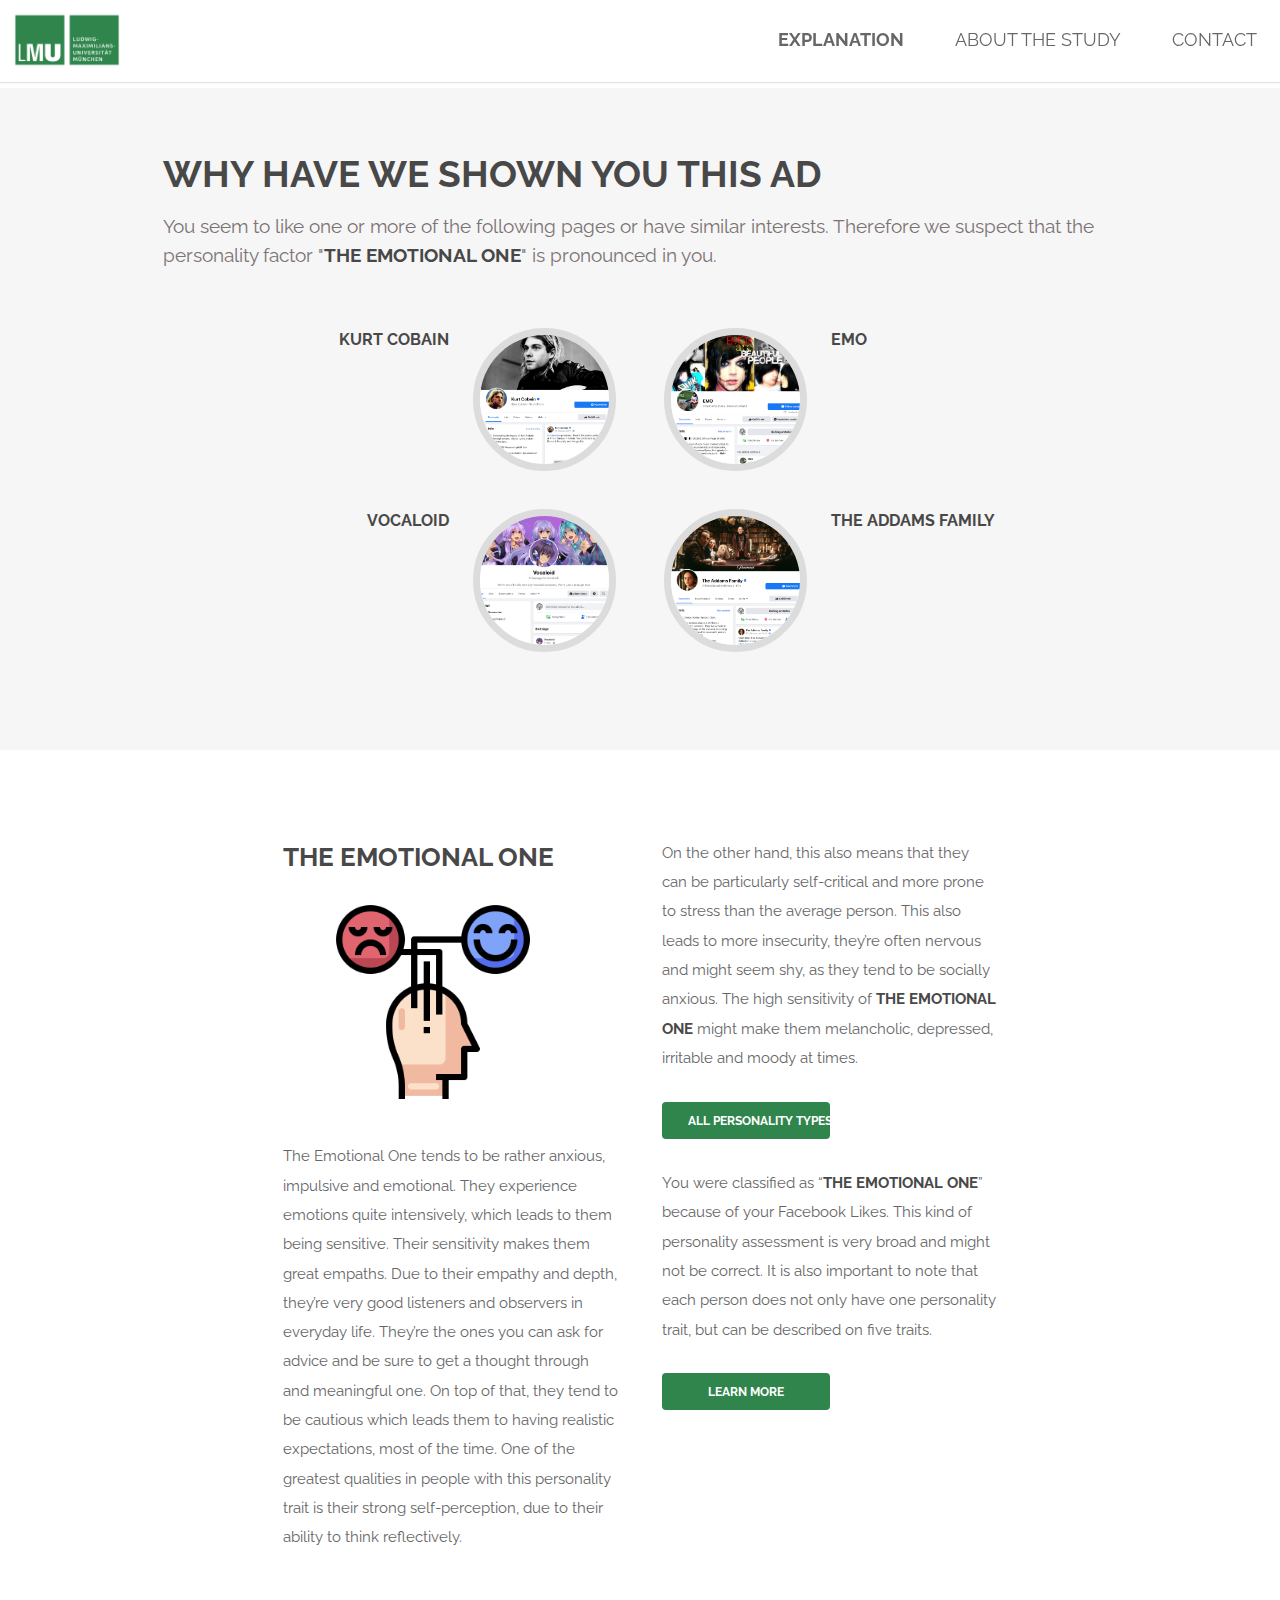
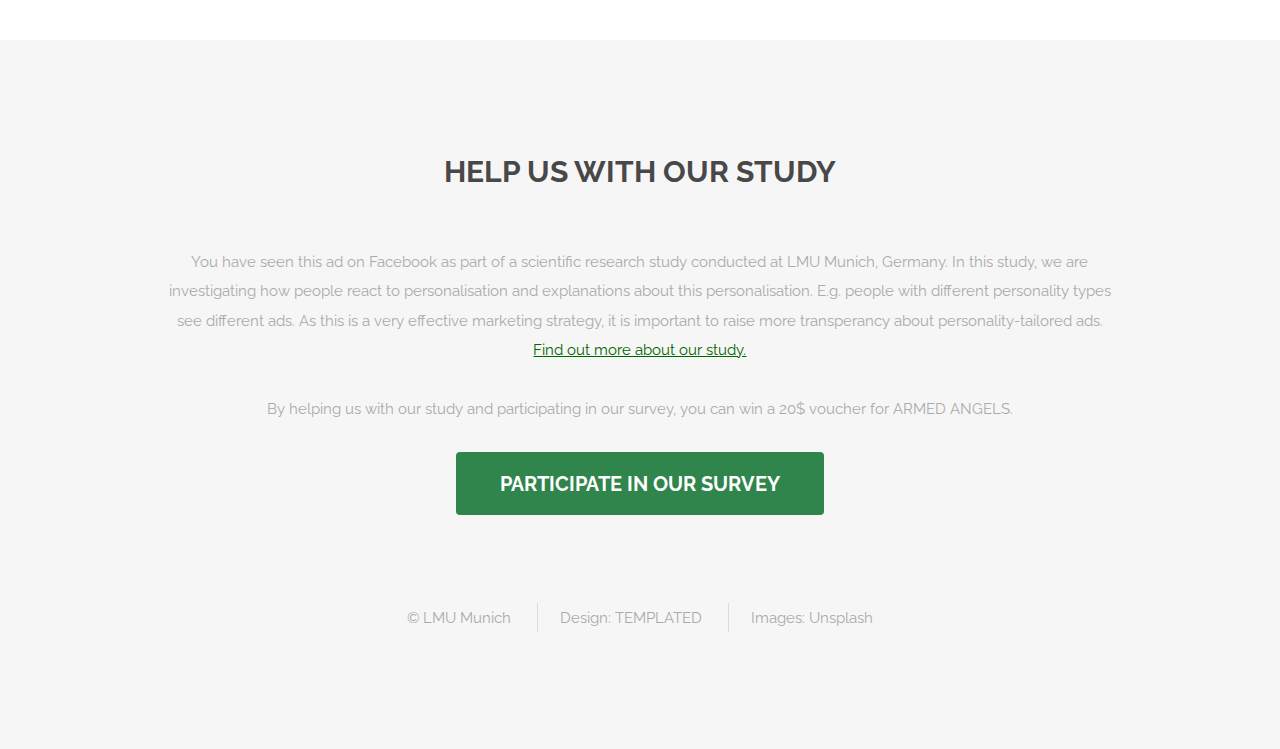
<file: index.html>
<!DOCTYPE HTML>
<!--
	Spatial by TEMPLATED
	templated.co @templatedco
	Released for free under the Creative Commons Attribution 3.0 license (templated.co/license)
-->
<html>
	<head>
		<title>Explanation</title>
		<meta charset="utf-8" />
		<meta name="viewport" content="width=device-width, initial-scale=1" />
		<link rel="stylesheet" href="assets/css/main.css" />
	</head>
	<body>

		<!-- Header -->
			<header id="header">
				<a href="index.html">
					<img src="images/lmu-logo.png" alt="Unser Logo">
				</a>
				<nav id="nav">
					<ul>
						<li><a class="active" href="index.html">Explanation</a></li>
						<li><a href="study.html">About the Study</a></li>
						<li><a href="contact.html">Contact</a></li>
					</ul>
				</nav>
			</header>

			<a href="#menu" class="navPanelToggle"><span class="fa fa-bars"></span></a>
		
		<!-- Three -->
				<section id="main" class="wrapper">
					<div class="container">
						<header class="major special">
							<h2>Why have we shown you this ad</h2>
							<p>You seem to like one or more of the following pages or have similar interests. Therefore we suspect that the personality factor "<strong>The Emotional One</strong>" is pronounced in you.</p>
						</header>
						<div class="feature-grid">
							<div class="feature">
								<div class="image rounded"><a href="https://www.facebook.com/kurtcobain" target="_blank"><img src="images/kc.png" alt="" /></a></div>
								<div class="content">
									<header>
										<h4>Kurt Cobain</h4>
									</header>
								</div>
						  </div>
							<div class="feature">
								<div class="image rounded"><a href="https://www.facebook.com/best.emo.scene" target="_blank"><img src="images/emo.png" alt="" /></a></div>
								<div class="content">
									<header>
										<h4>Emo</h4>
									</header>
								</div>
							</div>
							<div class="feature">
								<div class="image rounded"><a href="https://www.facebook.com/vocataku" target="_blank"><img src="images/vocaloid.png" alt="" /></a></div>
								<div class="content">
									<header>
										<h4>Vocaloid</h4>
									</header>
								</div>
							</div>
							<div class="feature">
								<div class="image rounded"><a href="https://www.facebook.com/TheAddamsFamilyMovie" target="_blank"><img src="images/af.png" alt="" /></a></div>
								<div class="content">
									<header>
										<h4>The Addams Family</h4>
									</header>
								</div>
							</div>
					  </div>
				  </div>
				</section>
		
		<!-- One -->
		<a name="trait" ></a>
				<section id="one" class="wrapper style1">
					<div class="container 75%">
						<div class="row 200%">
							<div class="6u 12u$(medium)" >
								
								<h2>The Emotional One</h2>
								
								<img alt="icon for trait" class="icon" src="images/emtional.png">
								
								<p>The Emotional One tends to be rather anxious, impulsive and emotional. They experience emotions quite intensively, which leads to them being sensitive.
									Their sensitivity makes them great empaths. Due to their empathy and depth, they’re very good listeners and observers in everyday life. They’re the ones you can ask for advice and be sure to get a thought through and meaningful one.
									On top of that, they tend to be cautious which leads them to having realistic expectations, most of the time. 
									One of the greatest qualities in people with this personality trait is their strong self-perception, due to their ability to think reflectively.

							  </p>
								
							</div>
							<div class="6u$ 12u$(medium)">
								<p>On the other hand, this also means that they can be particularly self-critical and more prone to stress than the average person. This also leads to more insecurity, they’re often nervous and might seem shy, as they tend to be socially anxious.
								The high sensitivity of <strong>The Emotional One</strong> might make them melancholic, depressed, irritable and moody at times.

								</p>
								<div>
									<ul style="width: 50%" class="actions vertical small">
										<li><a href="traits.html" class="button special small fit">All personality types</a></li>
									</ul>
								</div>
								<p>You were classified as “<strong>The Emotional One</strong>” because of your Facebook Likes. This kind of personality assessment is very broad and might not be correct. It is also important to note that each person does not only have one personality trait, but can be described on five traits.&nbsp; &nbsp;
                              </p>
								<div>
									<ul style="width: 50%" class="actions vertical small">
										<li><a href="study.html" class="button special small fit">Learn More</a></li>
									</ul>
								</div>
								
								
						  </div>
						</div>
					</div>
				</section>
		
		<!-- Four 
		<a name="trait" ></a>
				<section id="trait" class="wrapper style3 special">
					<div class="container 75%">
						<div class="row 200%">
							<div class="6u 12u$(medium)" >
							<h2 style="color: white">The Emotional One</h2>
							<p style="color: white">The Emotional One tends to be rather anxious, impulsive, and emotional. People with this personality trait are prone to empathy and insecurity. 
							People who have this factor strongly developed can be more anxious, impulsive and emotional. This personality factor can also be related to characteristics such as insecurity and empathy. 
								</p>
								<p style="color: white">
							Neurotic people are usually sensitive, which can make them very good listeners and observers in everyday life. 
							Neurotic people can also often seem shy or nervous, because they tend to be socially anxious.
									</p>
								
									<div class="6u$ 12u$(medium)">
							Overall, high scores in "neuroticism" mean that a person tends to be cautious and therefore often has realistic expectations. Neurotic people also have a strong self-perception, due to their great ability to think reflectively. But this also means that neurotics tend to be particularly self-critical and are more prone to stress. The high sensitivity of neurotic people can also mean that they are often melancholic, depressed, irritable and moody.
							But most importantly, because of their depth, neurotic people are ideal listeners to ask for advice.
								</div>
							</div>
						</div>
					</div>
				</section>
-->

		<!-- Banner 
			<section id="banner">
				<h2>WHY ARE YOU SEEING THIS AD?</h2>
				<p>We can make assumptions about your personality solely based on your Facebook page likes.&nbsp; &nbsp; &nbsp;      &nbsp;&nbsp;</p>
				<ul class="actions">
					<li><a href="#expl" class="button special big">Learn more&nbsp;</a></li>
				</ul>
			</section>
		-->


			
			

			

		<!-- Footer -->
			<footer id="footer">
				<div class="container">
					<h1 style="font-size: 30px">
					  <p> <strong> Help us with our study </strong> </p>
					</h1>
					<p>	You have seen this ad on Facebook as part of a scientific research study conducted at LMU Munich, Germany. In this study, we are investigating how people react to personalisation and explanations about this personalisation. E.g. people with different personality types see different ads. As this is a very effective marketing strategy, it is important to raise more transperancy about personality-tailored ads.
						<a href="study.html" style="color: darkgreen; text-decoration: underline">Find out more about our study.</a>
					</p>
					By helping us with our study and participating in our survey, you can win a 20$ voucher for ARMED ANGELS.
					<p>
						
					</p>
					 
						<ul class="actions">
						  <li><a href="google.com" class="button special big" target="_blank">Participate in our survey</a></li>
				  </ul>
					<br>
					<ul class="copyright">
						<li>&copy; LMU Munich</li>
						<li>Design: <a href="http://templated.co">TEMPLATED</a></li>
						<li>Images: <a href="http://unsplash.com">Unsplash</a></li>
					</ul>
				</div>
			</footer>

		<!-- Scripts -->
			<script src="assets/js/jquery.min.js"></script>
			<script src="assets/js/skel.min.js"></script>
			<script src="assets/js/util.js"></script>
			<script src="assets/js/main.js"></script>

	</body>
</html>
</file>
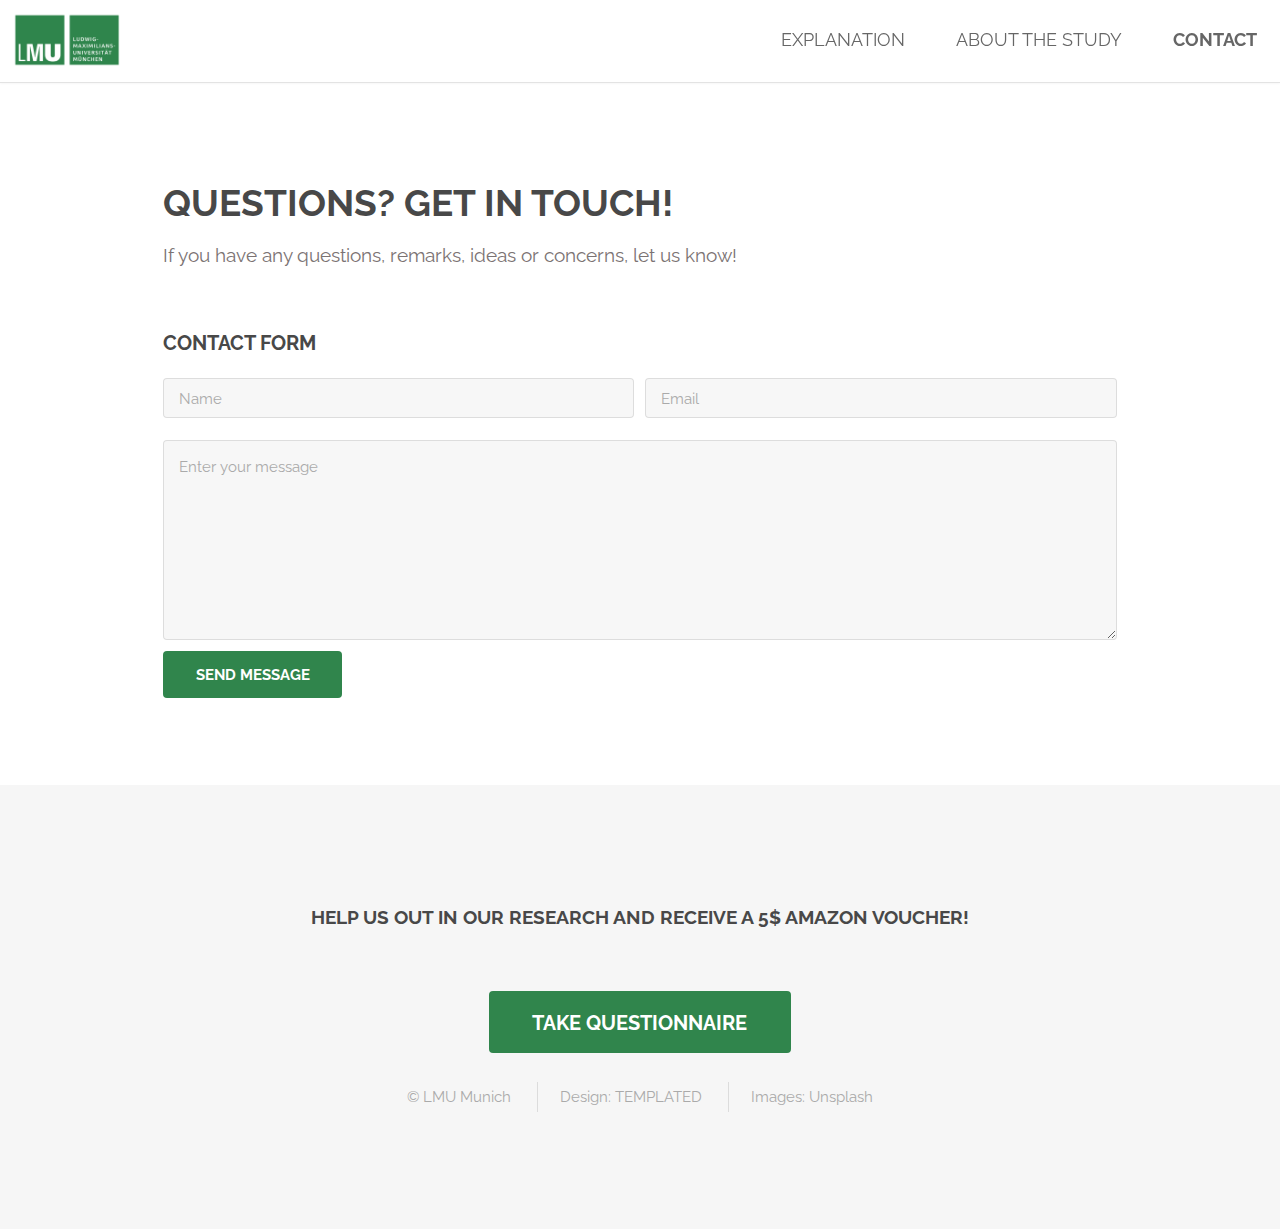
<file: contact.html>
<!DOCTYPE HTML>
<!--
	Spatial by TEMPLATED
	templated.co @templatedco
	Released for free under the Creative Commons Attribution 3.0 license (templated.co/license)
-->
<html>
	<head>
		<title>Contact</title>
		<meta charset="utf-8" />
		<meta name="viewport" content="width=device-width, initial-scale=1" />
		<link rel="stylesheet" href="assets/css/main.css" />
	</head>
	<body>

		<!-- Header -->
			<header id="header">
				<a href="index.html">
					<img src="images/lmu-logo.png" alt="Unser Logo">
				</a>
				<nav id="nav">
					<ul>
						<li><a href="index.html">Explanation</a></li>
						<li><a href="study.html">About the Study</a></li>
						<li><a  class="active" href="contact.html">Contact</a></li>
					</ul>
				</nav>
			</header>

			<a href="#menu" class="navPanelToggle"><span class="fa fa-bars"></span></a>

		<!-- Main -->
			<section  class="wrapper">
				<div class="container">
					<header class="major special">
						<h2>Questions? Get in touch!</h2>
						<p>If you have any questions, remarks, ideas or concerns, let us know!</p>
					</header>

					

					<!-- Form -->
						<section>
							<h3>Contact Form</h3>
							<form method="post" action="#">
								<div class="row uniform 50%">
									<div class="6u 12u$(xsmall)">
										<input type="text" name="name" id="name" value="" placeholder="Name" />
									</div>
									<div class="6u$ 12u$(xsmall)">
										<input type="email" name="email" id="email" value="" placeholder="Email" />
									</div>
									<div class="12u$">
									</div>
									<div class="12u$">
										<textarea name="message" id="message" placeholder="Enter your message" rows="6"></textarea>
									</div>
									<div class="12u$">
										<ul class="actions">
											<li><input type="submit" value="Send Message" class="special" /></li>
										</ul>
									</div>
								</div>
							</form>
					</section>
	</div>
</section>
			

		<!-- Footer -->
			<footer id="footer">
				<div class="container">
					<header class ="major">
					  <p> <strong>Help us out in our research and receive a 5$ Amazon Voucher! </strong> </p>
					</header>
						<ul class="actions">
						  <li><a href="#" class="button special big">Take questionnaire</a></li>
				  </ul>
					<ul class="copyright">
						<li>&copy; LMU Munich</li>
						<li>Design: <a href="http://templated.co">TEMPLATED</a></li>
						<li>Images: <a href="http://unsplash.com">Unsplash</a></li>
					</ul>
				</div>
			</footer>

		<!-- Scripts -->
			<script src="assets/js/jquery.min.js"></script>
			<script src="assets/js/skel.min.js"></script>
			<script src="assets/js/util.js"></script>
			<script src="assets/js/main.js"></script>

	</body>
</html>
</file>
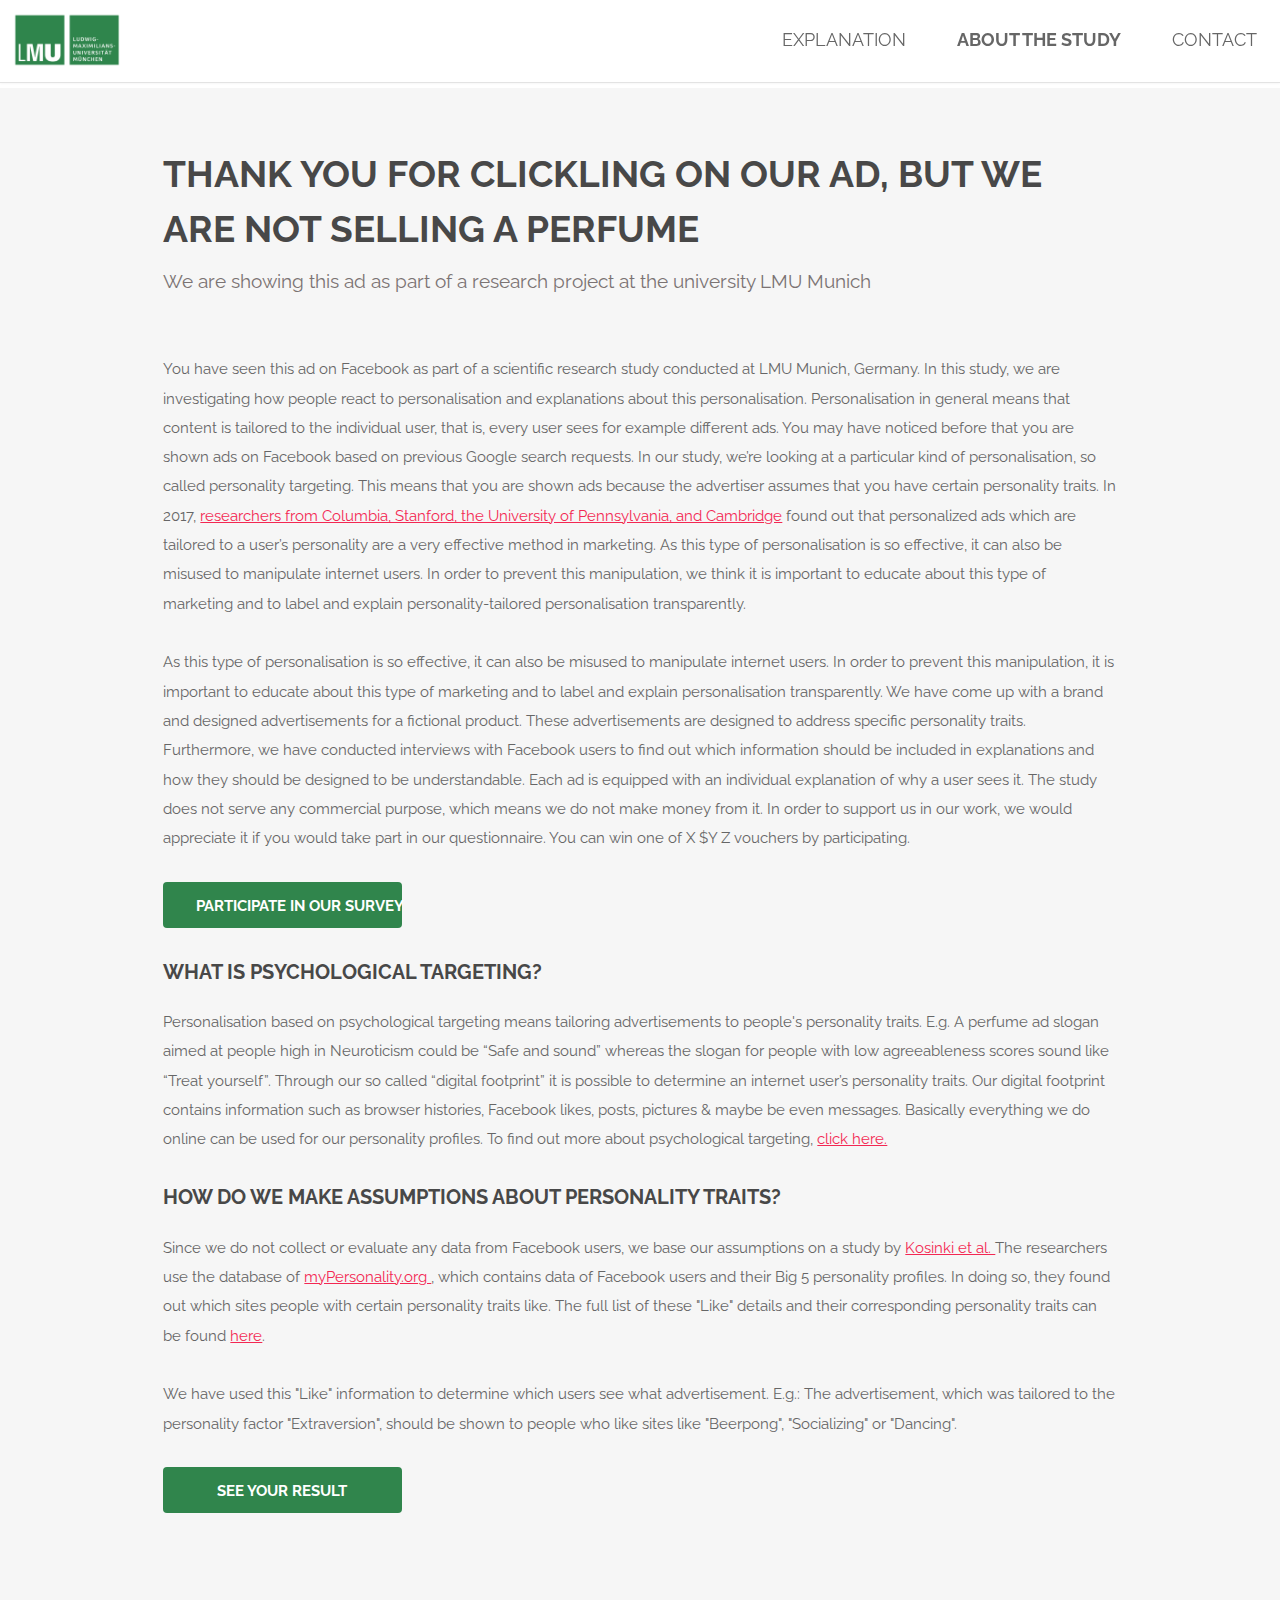
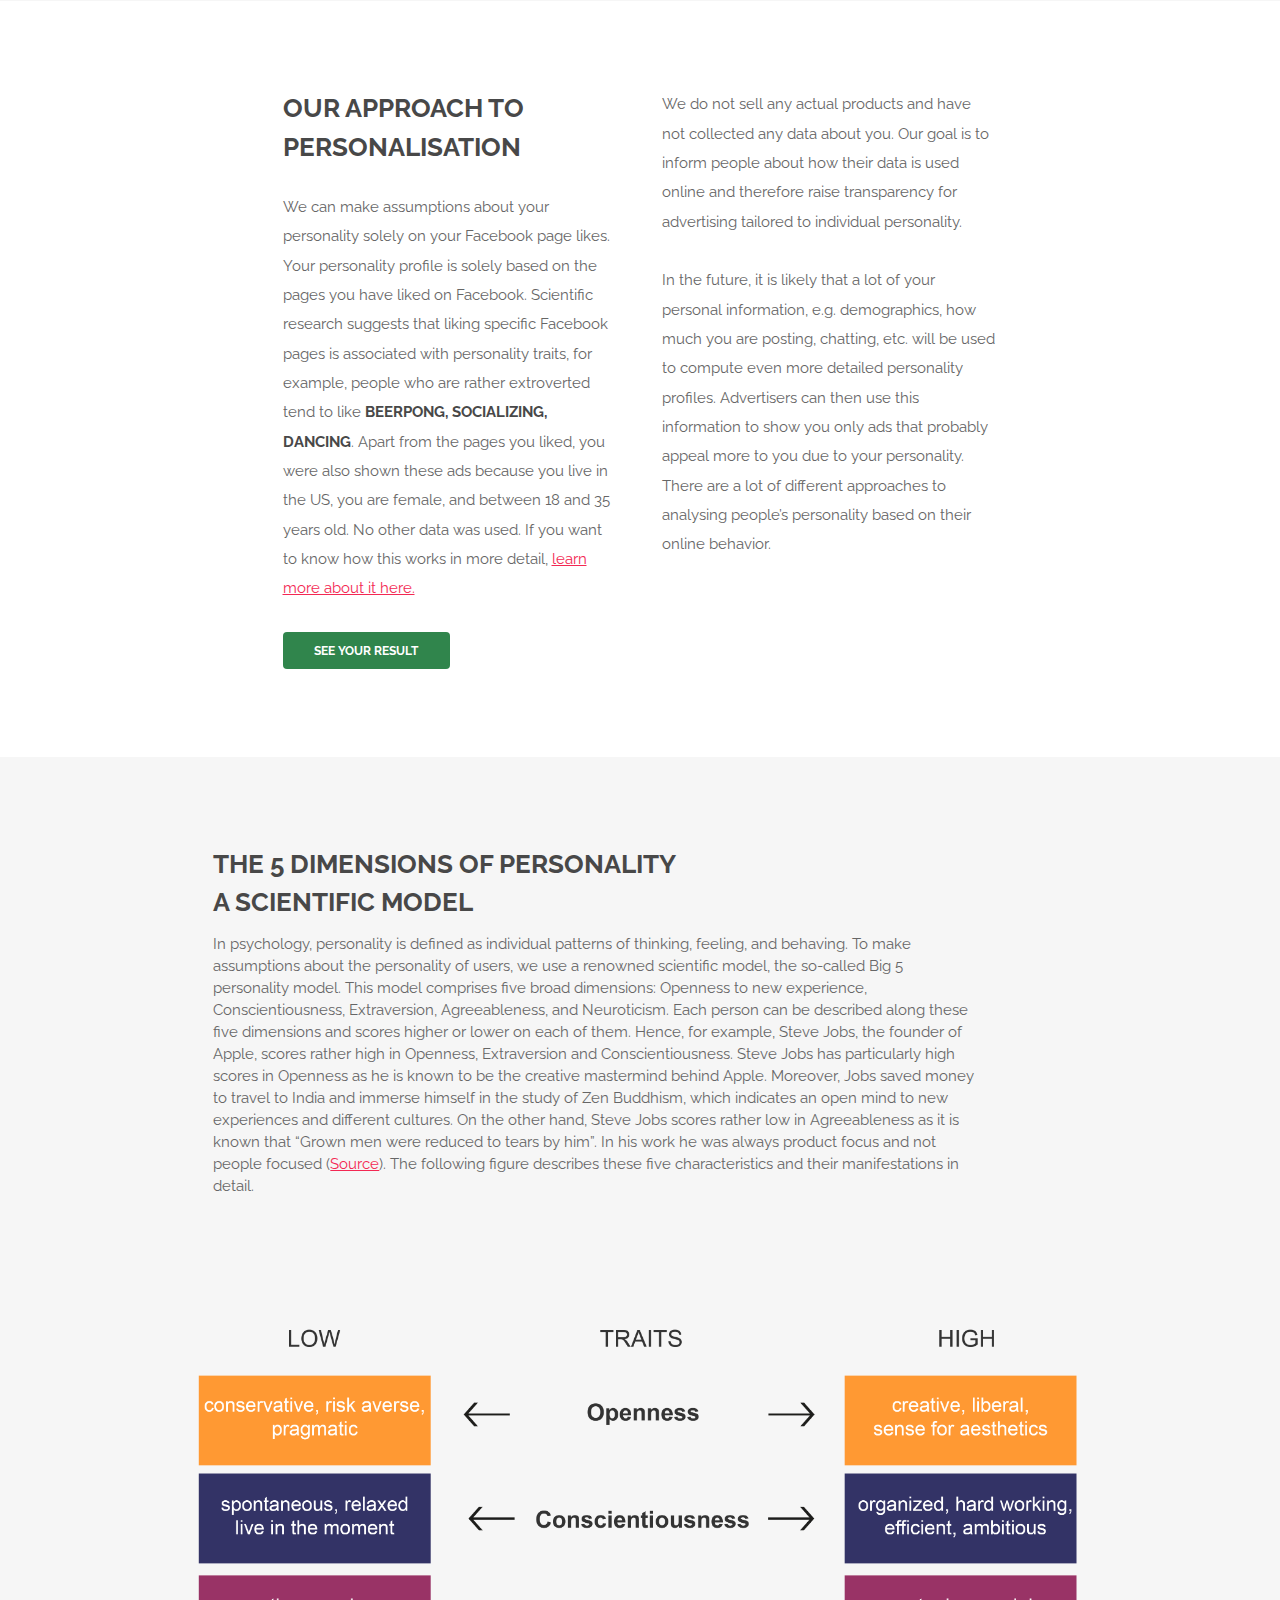
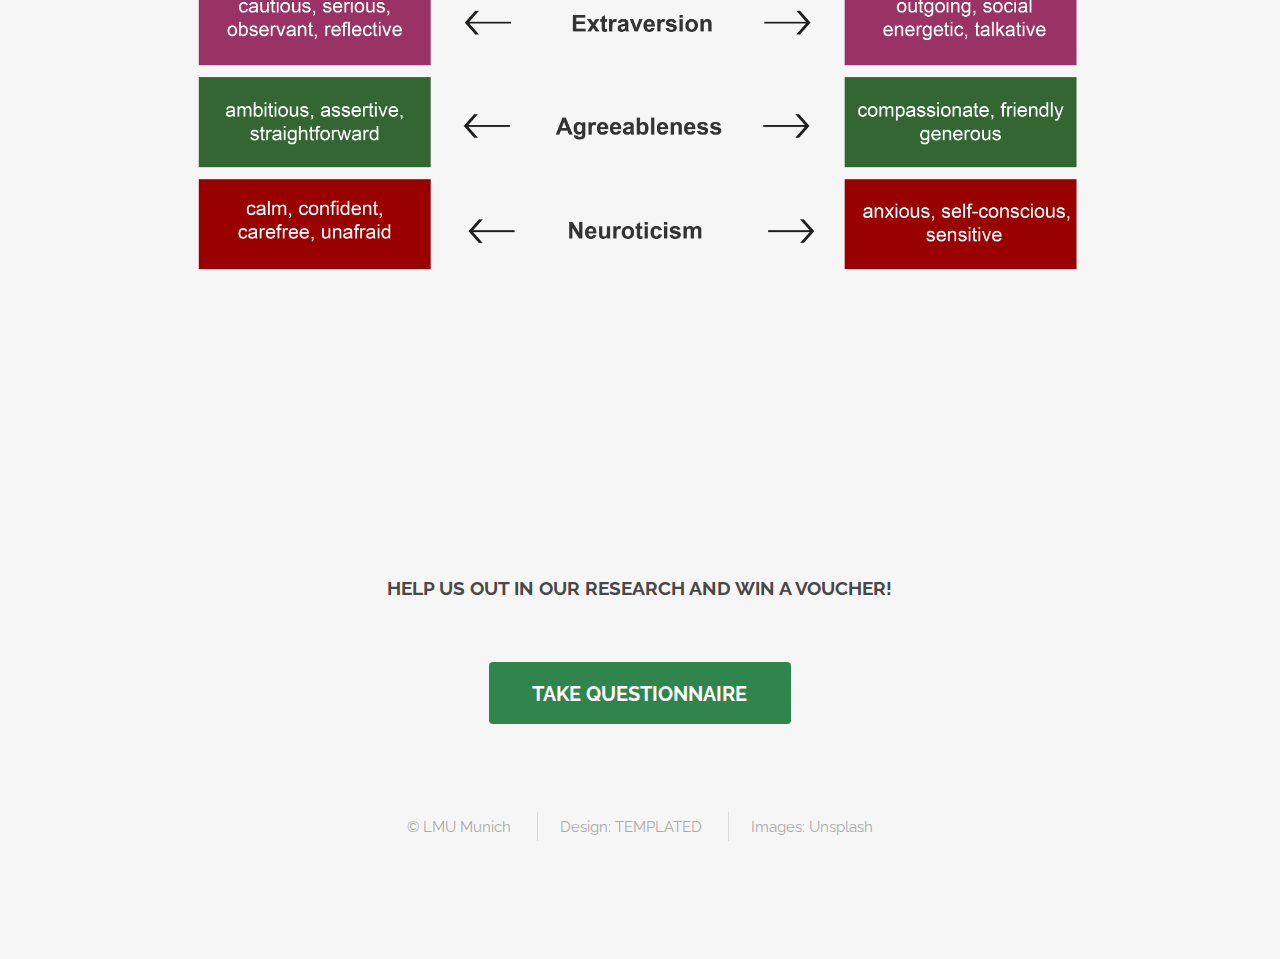
<file: product.html>
<!DOCTYPE HTML>
<!--
	Spatial by TEMPLATED
	templated.co @templatedco
	Released for free under the Creative Commons Attribution 3.0 license (templated.co/license)
-->
<html>
	<head>
		<title>About The Study</title>
		<meta charset="utf-8" />
		<meta name="viewport" content="width=device-width, initial-scale=1" />
		<link rel="stylesheet" href="assets/css/main.css" />
	</head>
	<body>

		<!-- Header -->
			<header id="header">
				<a href="index.html">
					<img src="images/lmu-logo.png" alt="Unser Logo">
				</a>
				<nav id="nav">
					<ul>
						<li><a href="index.html">Explanation</a></li>
						<li><a class="active" href="study.html">About the Study</a></li>
						<li><a href="contact.html">Contact</a></li>
					</ul>
				</nav>
			</header>

			<a href="#menu" class="navPanelToggle"><span class="fa fa-bars"></span></a>

		<!-- Main -->
			<section id="main" class="wrapper">
				<div class="container">

					<header class="major special">
						<h2>Thank you for clickling on our ad, but we are not selling a perfume</h2>
						<p>We are showing this ad as part of a research project at the university LMU Munich</p>
					</header>
                     
					
					<a name="learn"></a>
				  <p>You have seen this ad on Facebook as part of a scientific research study conducted at LMU Munich, Germany. In this study, we are investigating how people react to personalisation and explanations about this personalisation. Personalisation in general means that content is tailored to the individual user, that is, every user sees for example different ads. You may have noticed before that you are shown ads on Facebook based on previous Google search requests. In our study, we’re looking at a particular kind of personalisation, so called personality targeting. This means that you are shown ads because the advertiser assumes that you have certain personality traits.  
					  In 2017, <a href="https://www.pnas.org/content/114/48/12714l" target="_blank">researchers from Columbia, Stanford, the University of Pennsylvania, and Cambridge</a> found out that personalized ads which are tailored to a user’s personality are a very effective method in marketing. As this type of personalisation is so effective, it can also be misused to manipulate internet users. In order to prevent this manipulation, we think it is important to educate about this type of marketing and to label and explain personality-tailored personalisation transparently. 
					</p>
					<p>
						As this type of personalisation is so effective, it can also be misused to manipulate internet users. 
						In order to prevent this manipulation, it is important to educate about this type of marketing and to label and explain personalisation transparently. 
						We have come up with a brand and designed advertisements for a fictional product. These advertisements are designed to address specific personality traits. Furthermore, we have conducted interviews with Facebook users to find out which information should be included in explanations and how they should be designed to be understandable. Each ad is equipped  with an individual explanation of why a user sees it. 
						The study does not serve any commercial purpose, which means we do not make money from it. 
						In order to support us in our work, we would appreciate it if you would take part in our questionnaire. You can win one of X $Y Z vouchers by participating. 

					</p>
					<div class="3u 6u(small) 12u$(xsmall)">
									<ul class="actions vertical">
										<li><a href="google.com" target="_blank" class="button special fit">Participate in our survey</a></li>
						</ul>
					</div>
					<header>
							<h3>What is psychological Targeting?</h3>
					</header>
					<p>Personalisation based on psychological targeting means tailoring advertisements to people's personality traits. E.g. A perfume ad slogan aimed at people high in Neuroticism could be “Safe and sound” whereas the slogan for people with low agreeableness scores sound like “Treat yourself”. 
					Through our so called “digital footprint” it is possible to determine an internet user’s personality traits. Our digital footprint contains information such as browser histories, Facebook likes, posts, pictures & maybe be even messages. Basically everything we do online can be used for our personality profiles. To find out more about psychological targeting,  <a href="https://www.researchgate.net/profile/Byron_Sharp/publication/326817816_Psychological_targeting/links/5c48478e92851c22a389bcfd/Psychological-targeting.pdf" target="_blank">click here.</a> 
					</p>
					
					<header>
							<h3>How do we make assumptions about personality traits?</h3>
					</header>
					<p> Since we do not collect or evaluate any data from Facebook users, we base our assumptions on a study by <a href="https://www.pnas.org/content/114/48/12714" target="_blank">Kosinki et al. </a>
						The researchers use the database of <a href="https://sites.google.com/michalkosinski.com/mypersonality" target="_blank"> myPersonality.org </a>, which contains data of Facebook users and their Big 5 personality profiles. In doing so, they found out which sites people with certain personality traits like.
						The full list of these "Like" details and their corresponding personality traits can be found <a href="https://www.pnas.org/content/114/48/12714" target="_blank">here</a>. 
					</p>
					<p>
						We have used this "Like" information to determine which users see what advertisement.
						E.g.: The advertisement, which was tailored to the personality factor "Extraversion", should be shown to people who like sites like "Beerpong", "Socializing" or "Dancing".
					</p>
					<div class="3u 6u(small) 12u$(xsmall)">
									<ul class="actions vertical">
										<li><a href="index.html" target="_blank" class="button special fit">See your result</a></li>
						</ul>
					</div>

				</div>
			</section>
		
			<!-- One -->
		<a name="expl"></a>
				<section id="one" class="wrapper style1">
					<div class="container 75%">
						<div class="row 200%">
							<div class="6u 12u$(medium)" >
								
								<h2>Our approach to personalisation</h2>
								<p>We can make assumptions about your personality solely on your Facebook page likes.

								Your personality profile is solely based on the pages you have liked on Facebook. Scientific research suggests that liking specific Facebook pages is associated with personality traits, for example, people who are rather extroverted tend to like <strong>Beerpong, Socializing, Dancing</strong>. Apart from the pages you liked, you were also shown these ads because you live in the US, you are female, and between 18 and 35 years old. No other data was used. If you want to know how this works in more detail, <a href="#learn">learn more about it here.</a></p>
							<div>
									<ul style="width: 50%" class="actions vertical small">
										<li><a href="index.html" class="button special small fit">See your result</a></li>
									</ul>
								</div>
								
							</div>
							<div class="6u$ 12u$(medium)">
								
								<p>  We do not sell any actual products and have not collected any data about you. Our goal is to inform people about how their data is used online and therefore raise transparency for advertising tailored to individual personality. </p>
								<p>In the future, it is likely that a lot of your personal information, e.g. demographics, how much you are posting, chatting, etc. will be used to compute even more detailed personality profiles. Advertisers can then use this information to show you only ads that probably appeal more to you due to your personality. There are a lot of different approaches to analysing people’s personality based on their online behavior.</p>
						  </div>
						</div>
					</div>
				</section>
		
		<!-- Two -->
		<a name="bigfive"></a>
				<section id="two" class="wrapper style2 special">
					<div  class="container">
						<header id="big5text">
							<h2>The 5 Dimensions of Personality&nbsp;&nbsp; <br>
						    A Scientific Model</h2>
							<p>In psychology, personality is defined as individual patterns of thinking, feeling, and behaving. To make assumptions about the personality of users, we use a renowned  scientific model, the so-called Big 5 personality model. This model comprises five broad dimensions: Openness to new experience, Conscientiousness, Extraversion, Agreeableness, and Neuroticism. Each person can be described along these five dimensions and scores higher or lower on each of them. Hence, for example, Steve Jobs, the founder of Apple, scores rather high in Openness, Extraversion and Conscientiousness. Steve Jobs has particularly high scores in Openness as he is known to be the creative mastermind behind Apple. Moreover, Jobs saved money to travel to India and immerse himself in the study of Zen Buddhism, which indicates an open mind to new experiences and different cultures. On the other hand, Steve Jobs scores rather low in Agreeableness as it is known that “Grown men were reduced to tears by him”. In his work he was always product focus and not people focused (<a href="http://cmi-capital.com/blog/a-big-5-analysis-of-steve-jobs/" target="_blank">Source</a>). 
							The following figure describes these five characteristics and their manifestations in detail.
							</p>
						</header>
					
							<div>
								<div class="image fit captioned">
								  <img src="images/big5.png" alt="" />
								</div>
						  </div>
					  
				  </div>
				</section>

		
	
		
		

		<!-- Footer -->
				<footer id="footer">
				<div class="container">
					<header class ="major">
					  <p> <strong>Help us out in our research and win a voucher! </strong> </p>
					</header>
						<ul class="actions">
						  <li><a href="#" class="button special big">Take questionnaire</a></li>
				  </ul>
					<br>
					<ul class="copyright">
						<li>&copy; LMU Munich</li>
						<li>Design: <a href="http://templated.co">TEMPLATED</a></li>
						<li>Images: <a href="http://unsplash.com">Unsplash</a></li>
					</ul>
				</div>
			</footer>

		<!-- Scripts -->
			<script src="assets/js/jquery.min.js"></script>
			<script src="assets/js/skel.min.js"></script>
			<script src="assets/js/util.js"></script>
			<script src="assets/js/main.js"></script>

	</body>
</html>
</file>
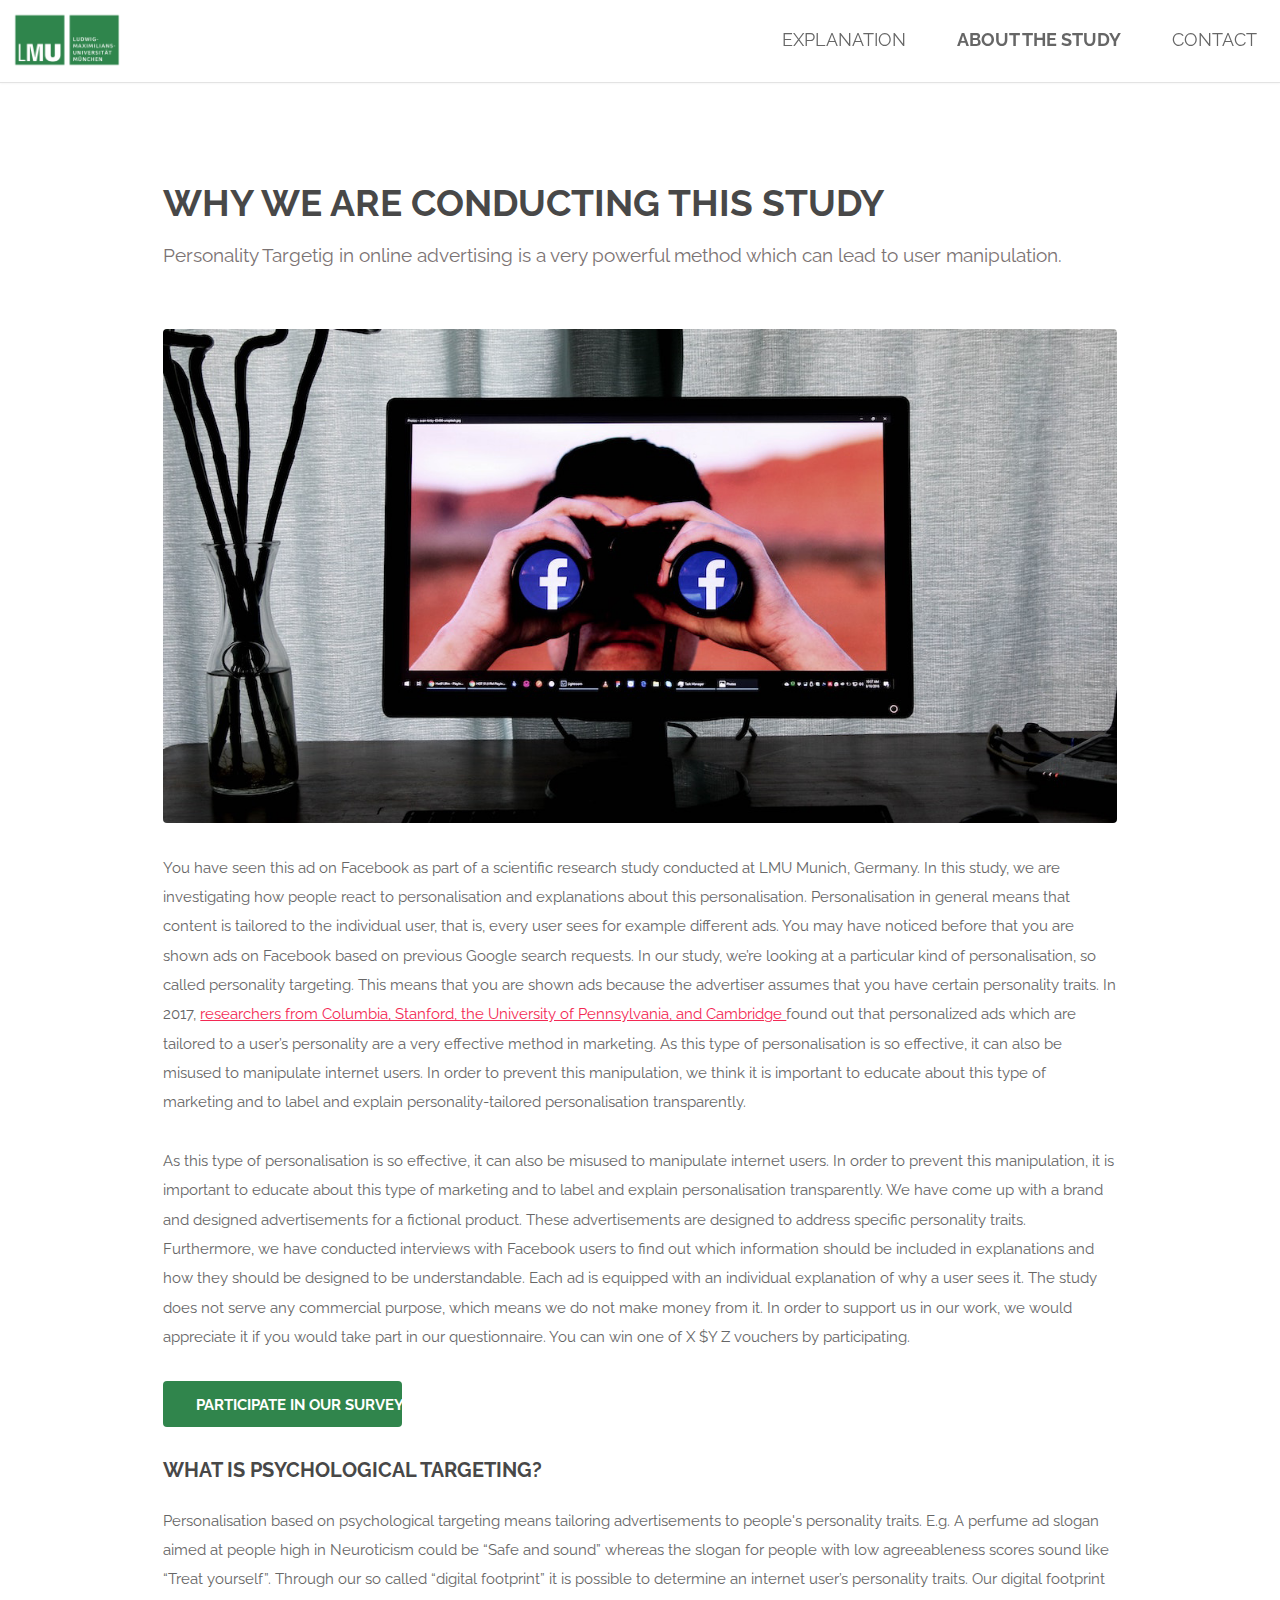
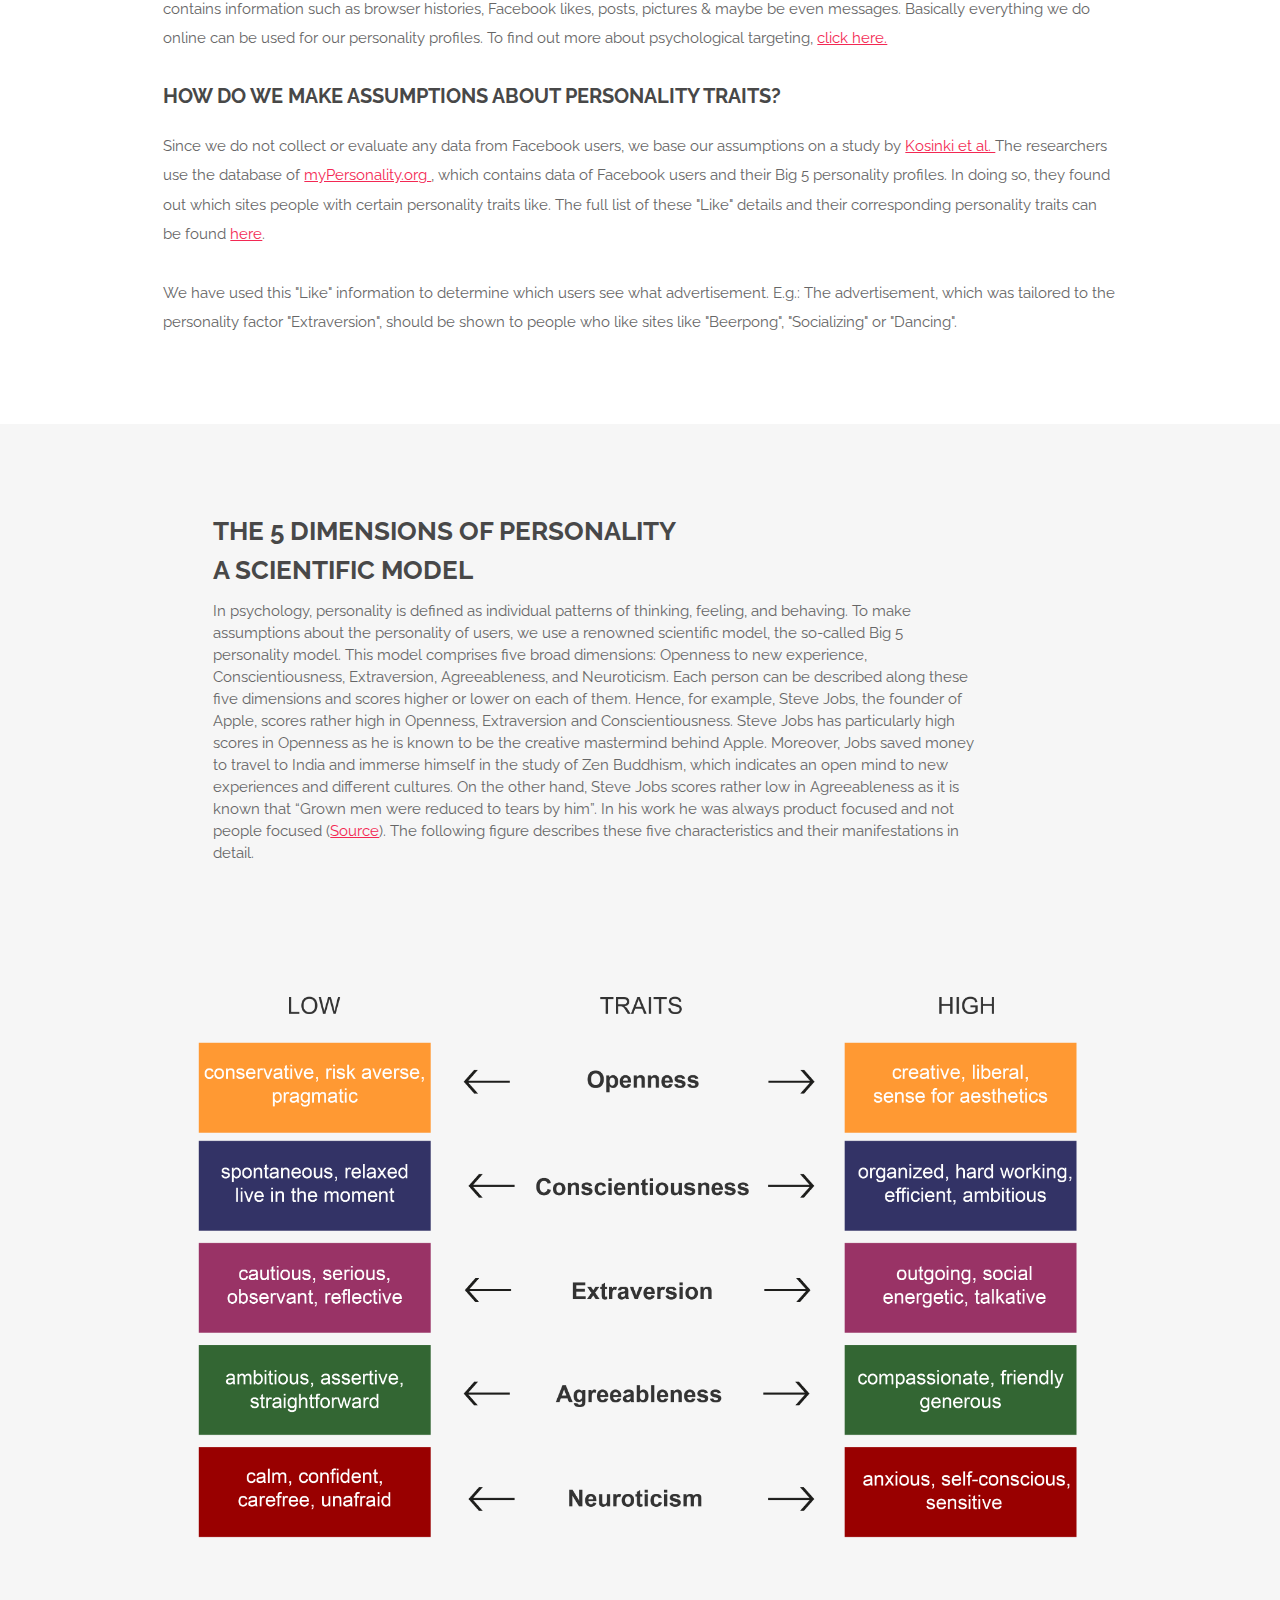
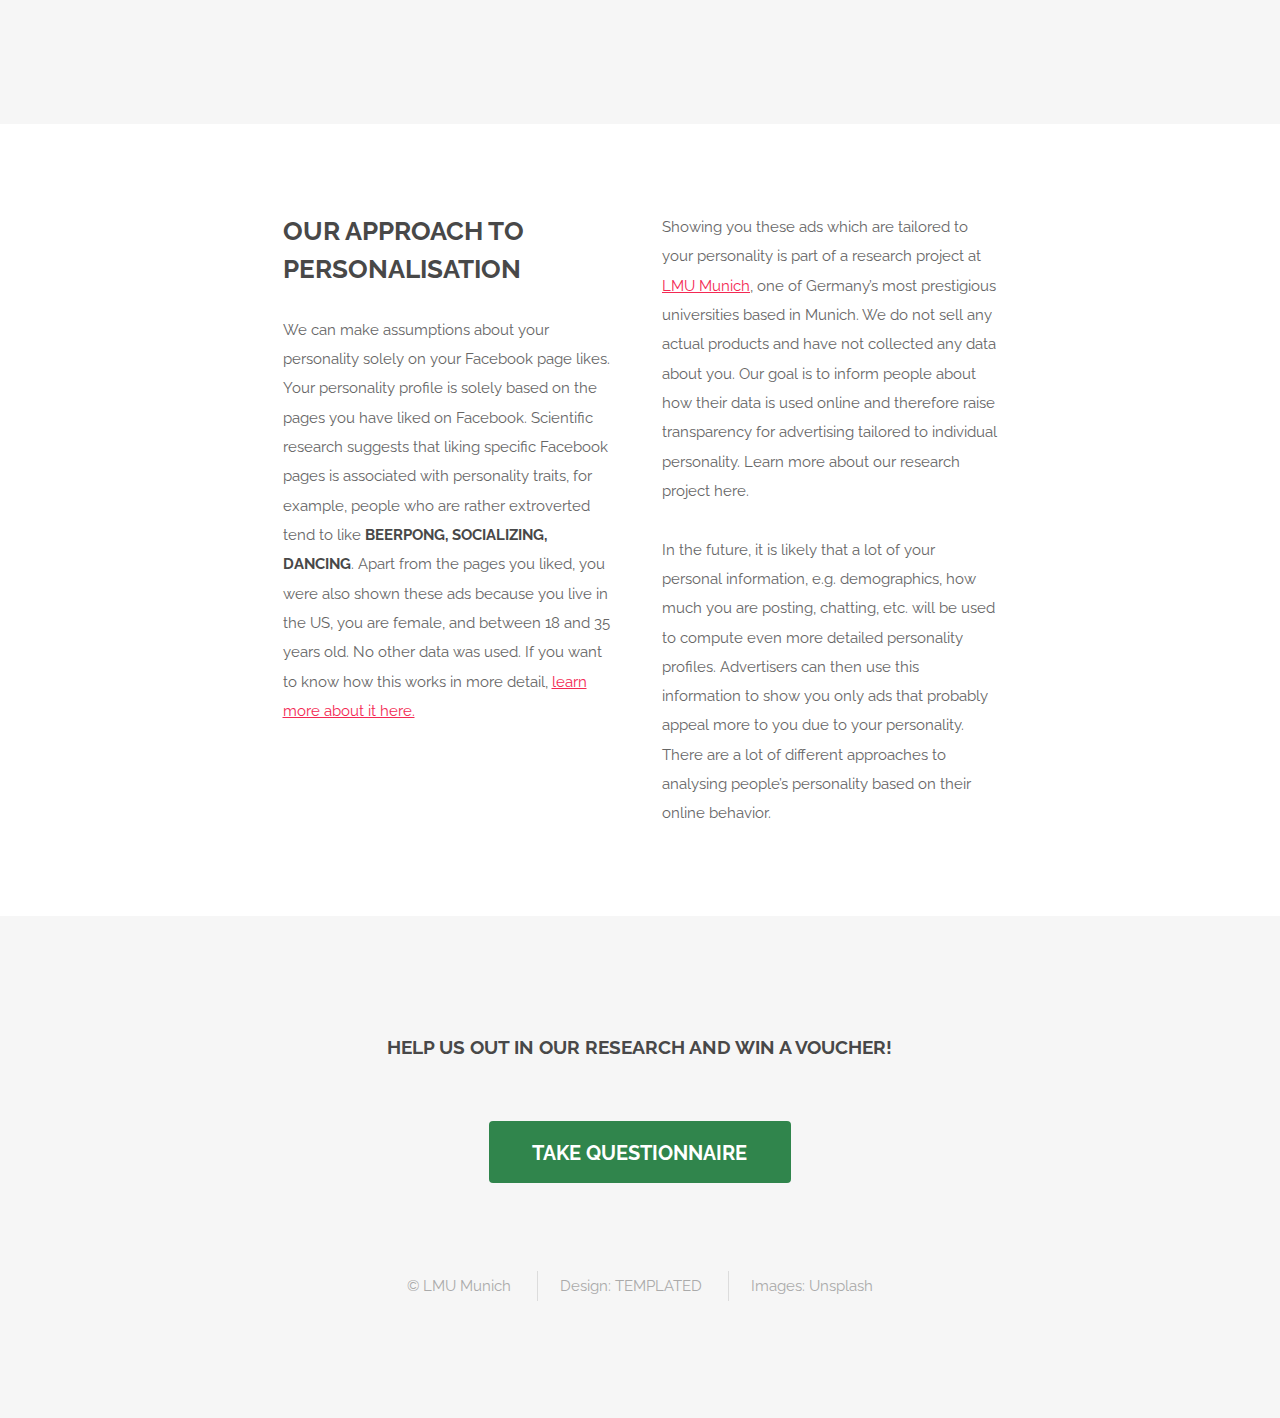
<file: study.html>
<!DOCTYPE HTML>
<!--
	Spatial by TEMPLATED
	templated.co @templatedco
	Released for free under the Creative Commons Attribution 3.0 license (templated.co/license)
-->
<html>
	<head>
		<title>About The Study</title>
		<meta charset="utf-8" />
		<meta name="viewport" content="width=device-width, initial-scale=1" />
		<link rel="stylesheet" href="assets/css/main.css" />
	</head>
	<body>

		<!-- Header -->
			<header id="header">
				<a href="index.html">
					<img src="images/lmu-logo.png" alt="Unser Logo">
				</a>
				<nav id="nav">
					<ul>
						<li><a href="index.html">Explanation</a></li>
						<li><a class="active" href="study.html">About the Study</a></li>
						<li><a href="contact.html">Contact</a></li>
					</ul>
				</nav>
			</header>

			<a href="#menu" class="navPanelToggle"><span class="fa fa-bars"></span></a>

		<!-- Main -->
			<section  class="wrapper">
				<div class="container">

					<header class="major special">
						<h2>Why we are conducting this study</h2>
						<p>Personality Targetig in online advertising is a very powerful method which can lead to user manipulation.&nbsp;</p>
					</header>
                     
					<img class="image fit" src="images/banner-facebook.png" alt="" />
					<a name="learn"></a>
				  <p>You have seen this ad on Facebook as part of a scientific research study conducted at LMU Munich, Germany. In this study, we are investigating how people react to personalisation and explanations about this personalisation. Personalisation in general means that content is tailored to the individual user, that is, every user sees for example different ads. You may have noticed before that you are shown ads on Facebook based on previous Google search requests. In our study, we’re looking at a particular kind of personalisation, so called personality targeting. This means that you are shown ads because the advertiser assumes that you have certain personality traits.  
					  In 2017, <a href="https://www.pnas.org/content/114/48/12714l" target="_blank">researchers from Columbia, Stanford, the University of Pennsylvania, and Cambridge </a> found out that personalized ads which are tailored to a user’s personality are a very effective method in marketing. As this type of personalisation is so effective, it can also be misused to manipulate internet users. In order to prevent this manipulation, we think it is important to educate about this type of marketing and to label and explain personality-tailored personalisation transparently. 
					</p>
					<p>
						As this type of personalisation is so effective, it can also be misused to manipulate internet users. 
						In order to prevent this manipulation, it is important to educate about this type of marketing and to label and explain personalisation transparently. 
						We have come up with a brand and designed advertisements for a fictional product. These advertisements are designed to address specific personality traits. Furthermore, we have conducted interviews with Facebook users to find out which information should be included in explanations and how they should be designed to be understandable. Each ad is equipped  with an individual explanation of why a user sees it. 
						The study does not serve any commercial purpose, which means we do not make money from it. 
						In order to support us in our work, we would appreciate it if you would take part in our questionnaire. You can win one of X $Y Z vouchers by participating. 

					</p>
					<div class="3u 6u(small) 12u$(xsmall)">
									<ul class="actions vertical">
										<li><a href="google.com" target="_blank" class="button special fit">Participate in our survey</a></li>
						</ul>
					</div>
					<header>
							<h3>What is psychological Targeting?</h3>
					</header>
					<p>Personalisation based on psychological targeting means tailoring advertisements to people's personality traits. E.g. A perfume ad slogan aimed at people high in Neuroticism could be “Safe and sound” whereas the slogan for people with low agreeableness scores sound like “Treat yourself”. 
					Through our so called “digital footprint” it is possible to determine an internet user’s personality traits. Our digital footprint contains information such as browser histories, Facebook likes, posts, pictures & maybe be even messages. Basically everything we do online can be used for our personality profiles. To find out more about psychological targeting,  <a href="https://www.researchgate.net/profile/Byron_Sharp/publication/326817816_Psychological_targeting/links/5c48478e92851c22a389bcfd/Psychological-targeting.pdf" target="_blank">click here.</a> 
					</p>
					
					<header>
							<h3>How do we make assumptions about personality traits?</h3>
					</header>
					<p> Since we do not collect or evaluate any data from Facebook users, we base our assumptions on a study by <a href="https://www.pnas.org/content/114/48/12714" target="_blank">Kosinki et al. </a>
						The researchers use the database of <a href="https://sites.google.com/michalkosinski.com/mypersonality" target="_blank"> myPersonality.org </a>, which contains data of Facebook users and their Big 5 personality profiles. In doing so, they found out which sites people with certain personality traits like.
						The full list of these "Like" details and their corresponding personality traits can be found <a href="https://www.pnas.org/content/114/48/12714" target="_blank">here</a>. 
					</p>
					<p>
						We have used this "Like" information to determine which users see what advertisement.
						E.g.: The advertisement, which was tailored to the personality factor "Extraversion", should be shown to people who like sites like "Beerpong", "Socializing" or "Dancing".
					</p>

				</div>
			</section>
		
		<!-- Two -->
		<a name="bigfive"></a>
				<section id="two" class="wrapper style2 special">
					<div  class="container">
						<header id="big5text">
							<h2>The 5 Dimensions of Personality&nbsp;&nbsp; <br>
						    A Scientific Model</h2>
							<p>In psychology, personality is defined as individual patterns of thinking, feeling, and behaving. To make assumptions about the personality of users, we use a renowned  scientific model, the so-called Big 5 personality model. This model comprises five broad dimensions: Openness to new experience, Conscientiousness, Extraversion, Agreeableness, and Neuroticism. Each person can be described along these five dimensions and scores higher or lower on each of them. Hence, for example, Steve Jobs, the founder of Apple, scores rather high in Openness, Extraversion and Conscientiousness. Steve Jobs has particularly high scores in Openness as he is known to be the creative mastermind behind Apple. Moreover, Jobs saved money to travel to India and immerse himself in the study of Zen Buddhism, which indicates an open mind to new experiences and different cultures. On the other hand, Steve Jobs scores rather low in Agreeableness as it is known that “Grown men were reduced to tears by him”. In his work he was always product focused and not people focused (<a href="http://cmi-capital.com/blog/a-big-5-analysis-of-steve-jobs/" target="_blank">Source</a>). 
							The following figure describes these five characteristics and their manifestations in detail.
							</p>
						</header>
					
							<div>
								<div class="image fit captioned">
								  <img src="images/big5.png" alt="" />
								</div>
						  </div>
					  
				  </div>
				</section>

		
		<!-- One -->
		<a name="expl"></a>
				<section id="one" class="wrapper style1">
					<div class="container 75%">
						<div class="row 200%">
							<div class="6u 12u$(medium)" >
								
								<h2>Our approach to personalisation</h2>
								<p>We can make assumptions about your personality solely on your Facebook page likes.

								Your personality profile is solely based on the pages you have liked on Facebook. Scientific research suggests that liking specific Facebook pages is associated with personality traits, for example, people who are rather extroverted tend to like <strong>Beerpong, Socializing, Dancing</strong>. Apart from the pages you liked, you were also shown these ads because you live in the US, you are female, and between 18 and 35 years old. No other data was used. If you want to know how this works in more detail, <a href="#learn">learn more about it here.</a></p>
							</div>
							<div class="6u$ 12u$(medium)">
								<p>Showing you these ads which are tailored to your personality is part of a research project at <a href="https://www.en.uni-muenchen.de/index.html" target="_blank">LMU Munich</a>, one of Germany’s most prestigious universities based in Munich. We do not sell any actual products and have not collected any data about you. Our goal is to inform people about how their data is used online and therefore raise transparency for advertising tailored to individual personality. Learn more about our research project here.</p>
								<p> In the future, it is likely that a lot of your personal information, e.g. demographics, how much you are posting, chatting, etc. will be used to compute even more detailed personality profiles. Advertisers can then use this information to show you only ads that probably appeal more to you due to your personality. There are a lot of different approaches to analysing people’s personality based on their online behavior.</p>
						  </div>
						</div>
					</div>
				</section>
		
		

		<!-- Footer -->
				<footer id="footer">
				<div class="container">
					<header class ="major">
					  <p> <strong>Help us out in our research and win a voucher! </strong> </p>
					</header>
						<ul class="actions">
						  <li><a href="#" class="button special big">Take questionnaire</a></li>
				  </ul>
					<br>
					<ul class="copyright">
						<li>&copy; LMU Munich</li>
						<li>Design: <a href="http://templated.co">TEMPLATED</a></li>
						<li>Images: <a href="http://unsplash.com">Unsplash</a></li>
					</ul>
				</div>
			</footer>

		<!-- Scripts -->
			<script src="assets/js/jquery.min.js"></script>
			<script src="assets/js/skel.min.js"></script>
			<script src="assets/js/util.js"></script>
			<script src="assets/js/main.js"></script>

	</body>
</html>
</file>
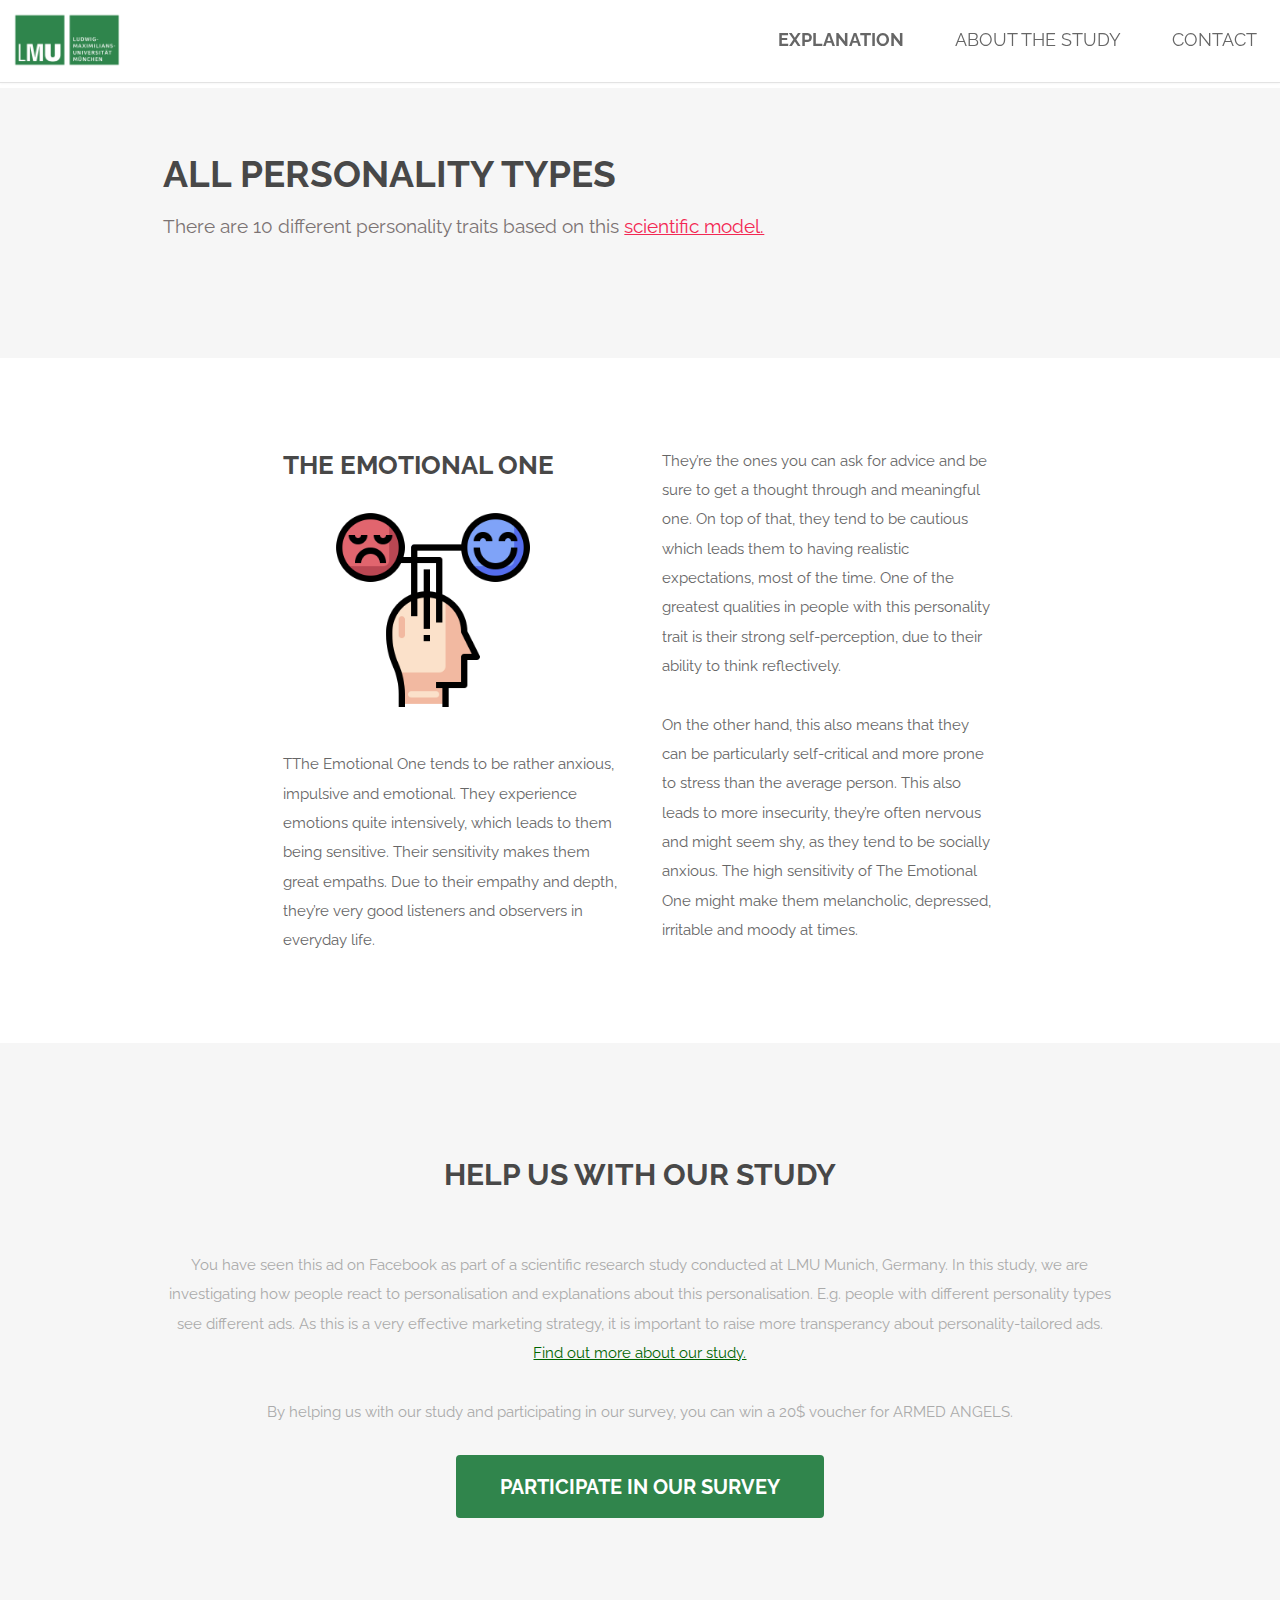
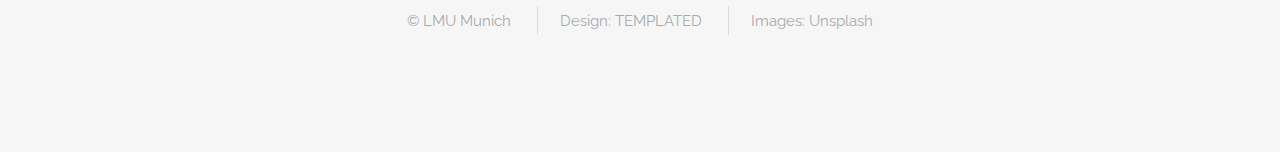
<file: traits.html>
<!DOCTYPE HTML>
<!--
	Spatial by TEMPLATED
	templated.co @templatedco
	Released for free under the Creative Commons Attribution 3.0 license (templated.co/license)
-->
<html>
	<head>
		<title>Explanation</title>
		<meta charset="utf-8" />
		<meta name="viewport" content="width=device-width, initial-scale=1" />
		<link rel="stylesheet" href="assets/css/main.css" />
	</head>
	<body>

		<!-- Header -->
			<header id="header">
				<a href="index.html">
					<img src="images/lmu-logo.png" alt="Unser Logo">
				</a>
				<nav id="nav">
					<ul>
						<li><a class="active" href="index.html">Explanation</a></li>
						<li><a href="study.html">About the Study</a></li>
						<li><a href="contact.html">Contact</a></li>
					</ul>
				</nav>
			</header>

			<a href="#menu" class="navPanelToggle"><span class="fa fa-bars"></span></a>
		
		<!-- Three -->
				<section id="main" class="wrapper">
					<div class="container">
						<header class="major special">
							<h2>All Personality types</h2>
							<p>There are 10 different personality traits based on this <a href="study.html">scientific model.</a></p>
						</header>
						
									
								</div>
				</section>
		
		<!-- One -->
		<a name="trait" ></a>
				<section id="one" class="wrapper style1">
					<div class="container 75%">
						<div class="row 200%">
							<div class="6u 12u$(medium)" >
								
								<h2>The Emotional One</h2>
								
								<img alt="icon for trait" class="icon" src="images/emtional.png">
								
								<p>TThe Emotional One tends to be rather anxious, impulsive and emotional. They experience emotions quite intensively, which leads to them being sensitive.
Their sensitivity makes them great empaths. Due to their empathy and depth, they’re very good listeners and observers in everyday life. 

								</p>
								
							</div>
							<div class="6u$ 12u$(medium)">
								<p> They’re the ones you can ask for advice and be sure to get a thought through and meaningful one. On top of that, they tend to be cautious which leads them to having realistic expectations, most of the time.
									One of the greatest qualities in people with this personality trait is their strong self-perception, due to their ability to think reflectively.

</p>
								<p>On the other hand, this also means that they can be particularly self-critical and more prone to stress than the average person. This also leads to more insecurity, they’re often nervous and might seem shy, as they tend to be socially anxious.
								The high sensitivity of The Emotional One might make them melancholic, depressed, irritable and moody at times.
								</p>									
						  </div>
						</div>
					</div>
				</section>
		
		<!-- Four 
		<a name="trait" ></a>
				<section id="trait" class="wrapper style3 special">
					<div class="container 75%">
						<div class="row 200%">
							<div class="6u 12u$(medium)" >
							<h2 style="color: white">The Emotional One</h2>
							<p style="color: white">The Emotional One tends to be rather anxious, impulsive, and emotional. People with this personality trait are prone to empathy and insecurity. 
							People who have this factor strongly developed can be more anxious, impulsive and emotional. This personality factor can also be related to characteristics such as insecurity and empathy. 
								</p>
								<p style="color: white">
							Neurotic people are usually sensitive, which can make them very good listeners and observers in everyday life. 
							Neurotic people can also often seem shy or nervous, because they tend to be socially anxious.
									</p>
								
									<div class="6u$ 12u$(medium)">
							Overall, high scores in "neuroticism" mean that a person tends to be cautious and therefore often has realistic expectations. Neurotic people also have a strong self-perception, due to their great ability to think reflectively. But this also means that neurotics tend to be particularly self-critical and are more prone to stress. The high sensitivity of neurotic people can also mean that they are often melancholic, depressed, irritable and moody.
							But most importantly, because of their depth, neurotic people are ideal listeners to ask for advice.
								</div>
							</div>
						</div>
					</div>
				</section>
-->

		<!-- Banner 
			<section id="banner">
				<h2>WHY ARE YOU SEEING THIS AD?</h2>
				<p>We can make assumptions about your personality solely based on your Facebook page likes.&nbsp; &nbsp; &nbsp;      &nbsp;&nbsp;</p>
				<ul class="actions">
					<li><a href="#expl" class="button special big">Learn more&nbsp;</a></li>
				</ul>
			</section>
		-->


			
			

			

		<!-- Footer -->
			<footer id="footer">
				<div class="container">
					<h1 style="font-size: 30px">
					  <p> <strong> Help us with our study </strong> </p>
					</h1>
					<p>	You have seen this ad on Facebook as part of a scientific research study conducted at LMU Munich, Germany. In this study, we are investigating how people react to personalisation and explanations about this personalisation. E.g. people with different personality types see different ads. As this is a very effective marketing strategy, it is important to raise more transperancy about personality-tailored ads.
						<a href="study.html" style="color: darkgreen; text-decoration: underline">Find out more about our study.</a>
					</p>
					By helping us with our study and participating in our survey, you can win a 20$ voucher for ARMED ANGELS.
					<p>
						
					</p>
					 
						<ul class="actions">
						  <li><a href="google.com" class="button special big" target="_blank">Participate in our survey</a></li>
				  </ul>
					<br>
					<ul class="copyright">
						<li>&copy; LMU Munich</li>
						<li>Design: <a href="http://templated.co">TEMPLATED</a></li>
						<li>Images: <a href="http://unsplash.com">Unsplash</a></li>
					</ul>
				</div>
			</footer>

		<!-- Scripts -->
			<script src="assets/js/jquery.min.js"></script>
			<script src="assets/js/skel.min.js"></script>
			<script src="assets/js/util.js"></script>
			<script src="assets/js/main.js"></script>

	</body>
</html>
</file>
<file: assets/css/main.css>
@import url(font-awesome.min.css);
@import url(https://fonts.googleapis.com/css?family=Raleway:400,700);

/*
	Spatial by TEMPLATED
	templated.co @templatedco
	Released for free under the Creative Commons Attribution 3.0 license (templated.co/license)
*/

/* Reset */

	html, body, div, span, applet, object, iframe, h1, h2, h3, h4, h5, h6, p, blockquote, pre, a, abbr, acronym, address, big, cite, code, del, dfn, em, img, ins, kbd, q, s, samp, small, strike, strong, sub, sup, tt, var, b, u, i, center, dl, dt, dd, ol, ul, li, fieldset, form, label, legend, table, caption, tbody, tfoot, thead, tr, th, td, article, aside, canvas, details, embed, figure, figcaption, footer, header, hgroup, menu, nav, output, ruby, section, summary, time, mark, audio, video {
	margin: 0;
	padding: 0;
	border: 0;
	font-size: 110%;
	font: inherit;
	vertical-align: baseline;
	}

	article, aside, details, figcaption, figure, footer, header, hgroup, menu, nav, section {
		display: block;
	}

	body {
		line-height: 1;
	}

	ol, ul {
		list-style: none;
	}

	blockquote, q {
		quotes: none;
	}

	blockquote:before, blockquote:after, q:before, q:after {
		content: '';
		content: none;
	}

	table {
		border-collapse: collapse;
		border-spacing: 0;
	}

	body {
		-webkit-text-size-adjust: none;
	}

/* Box Model */

	*, *:before, *:after {
		-moz-box-sizing: border-box;
		-webkit-box-sizing: border-box;
		box-sizing: border-box;
	}

/* Containers */

	.container {
		margin-left: auto;
		margin-right: auto;
	}

	.container.\31 25\25 {
		width: 100%;
		max-width: 100em;
		min-width: 80em;
	}

	.container.\37 5\25 {
		width: 60em;
	}

	.container.\35 0\25 {
		width: 40em;
	}

	.container.\32 5\25 {
		width: 20em;
	}

	.container {
		width: 80em;
	}

	@media screen and (max-width: 1680px) {

		.container.\31 25\25 {
			width: 100%;
			max-width: 100em;
			min-width: 80em;
		}

		.container.\37 5\25 {
			width: 60em;
		}

		.container.\35 0\25 {
			width: 40em;
		}

		.container.\32 5\25 {
			width: 20em;
		}

		.container {
			width: 80em;
		}

	}

	@media screen and (max-width: 1280px) {

		.container.\31 25\25 {
			width: 100%;
			max-width: 81.25em;
			min-width: 65em;
		}

		.container.\37 5\25 {
			width: 48.75em;
		}

		.container.\35 0\25 {
			width: 32.5em;
		}

		.container.\32 5\25 {
			width: 16.25em;
		}

		.container {
			width: 65em;
		}

	}

	@media screen and (max-width: 980px) {

		.container.\31 25\25 {
			width: 100%;
			max-width: 112.5%;
			min-width: 90%;
		}

		.container.\37 5\25 {
			width: 67.5%;
		}

		.container.\35 0\25 {
			width: 45%;
		}

		.container.\32 5\25 {
			width: 22.5%;
		}

		.container {
			width: 90%;
		}

	}

	@media screen and (max-width: 736px) {

		.container.\31 25\25 {
			width: 100%;
			max-width: 112.5%;
			min-width: 90%;
		}

		.container.\37 5\25 {
			width: 67.5%;
		}

		.container.\35 0\25 {
			width: 45%;
		}

		.container.\32 5\25 {
			width: 22.5%;
		}

		.container {
			width: 90% !important;
		}

	}

	@media screen and (max-width: 480px) {

		.container.\31 25\25 {
			width: 100%;
			max-width: 112.5%;
			min-width: 90%;
		}

		.container.\37 5\25 {
			width: 67.5%;
		}

		.container.\35 0\25 {
			width: 45%;
		}

		.container.\32 5\25 {
			width: 22.5%;
		}

		.container {
			width: 90% !important;
		}

	}

/* Grid */

	.row {
		border-bottom: solid 1px transparent;
		-moz-box-sizing: border-box;
		-webkit-box-sizing: border-box;
		box-sizing: border-box;
	}

	.row > * {
		float: left;
		-moz-box-sizing: border-box;
		-webkit-box-sizing: border-box;
		box-sizing: border-box;
	}

	.row:after, .row:before {
		content: '';
		display: block;
		clear: both;
		height: 0;
	}

	.row.uniform > * > :first-child {
		margin-top: 0;
	}

	.row.uniform > * > :last-child {
		margin-bottom: 0;
	}

	.row.\30 \25 > * {
		padding: 0 0 0 0em;
	}

	.row.\30 \25 {
		margin: 0 0 -1px 0em;
	}

	.row.uniform.\30 \25 > * {
		padding: 0em 0 0 0em;
	}

	.row.uniform.\30 \25 {
		margin: 0em 0 -1px 0em;
	}

	.row > * {
		padding: 0 0 0 2em;
	}

	.row {
		margin: 0 0 -1px -2em;
	}

	.row.uniform > * {
		padding: 2em 0 0 2em;
	}

	.row.uniform {
		margin: -2em 0 -1px -2em;
	}

	.row.\32 00\25 > * {
		padding: 0 0 0 4em;
	}

	.row.\32 00\25 {
		margin: 0 0 -1px -4em;
	}

	.row.uniform.\32 00\25 > * {
		padding: 4em 0 0 4em;
	}

	.row.uniform.\32 00\25 {
		margin: -4em 0 -1px -4em;
	}

	.row.\31 50\25 > * {
		padding: 0 0 0 3em;
	}

	.row.\31 50\25 {
		margin: 0 0 -1px -3em;
	}

	.row.uniform.\31 50\25 > * {
		padding: 3em 0 0 3em;
	}

	.row.uniform.\31 50\25 {
		margin: -3em 0 -1px -3em;
	}

	.row.\35 0\25 > * {
		padding: 0 0 0 1em;
	}

	.row.\35 0\25 {
		margin: 0 0 -1px -1em;
	}

	.row.uniform.\35 0\25 > * {
		padding: 1em 0 0 1em;
	}

	.row.uniform.\35 0\25 {
		margin: -1em 0 -1px -1em;
	}

	.row.\32 5\25 > * {
		padding: 0 0 0 0.5em;
	}

	.row.\32 5\25 {
		margin: 0 0 -1px -0.5em;
	}

	.row.uniform.\32 5\25 > * {
		padding: 0.5em 0 0 0.5em;
	}

	.row.uniform.\32 5\25 {
		margin: -0.5em 0 -1px -0.5em;
	}

	.\31 2u, .\31 2u\24 {
		width: 100%;
		clear: none;
		margin-left: 0;
	}

	.\31 1u, .\31 1u\24 {
		width: 91.6666666667%;
		clear: none;
		margin-left: 0;
	}

	.\31 0u, .\31 0u\24 {
		width: 83.3333333333%;
		clear: none;
		margin-left: 0;
	}

	.\39 u, .\39 u\24 {
		width: 75%;
		clear: none;
		margin-left: 0;
	}

	.\38 u, .\38 u\24 {
		width: 66.6666666667%;
		clear: none;
		margin-left: 0;
	}

	.\37 u, .\37 u\24 {
		width: 58.3333333333%;
		clear: none;
		margin-left: 0;
	}

	.\36 u, .\36 u\24 {
		width: 50%;
		clear: none;
		margin-left: 0;
	}

	.\35 u, .\35 u\24 {
		width: 41.6666666667%;
		clear: none;
		margin-left: 0;
	}

	.\34 u, .\34 u\24 {
		width: 33.3333333333%;
		clear: none;
		margin-left: 0;
	}

	.\33 u, .\33 u\24 {
		width: 25%;
		clear: none;
		margin-left: 0;
	}

	.\32 u, .\32 u\24 {
		width: 16.6666666667%;
		clear: none;
		margin-left: 0;
	}

	.\31 u, .\31 u\24 {
		width: 8.3333333333%;
		clear: none;
		margin-left: 0;
	}

	.\31 2u\24 + *,
	.\31 1u\24 + *,
	.\31 0u\24 + *,
	.\39 u\24 + *,
	.\38 u\24 + *,
	.\37 u\24 + *,
	.\36 u\24 + *,
	.\35 u\24 + *,
	.\34 u\24 + *,
	.\33 u\24 + *,
	.\32 u\24 + *,
	.\31 u\24 + * {
		clear: left;
	}

	.\-11u {
		margin-left: 91.66667%;
	}

	.\-10u {
		margin-left: 83.33333%;
	}

	.\-9u {
		margin-left: 75%;
	}

	.\-8u {
		margin-left: 66.66667%;
	}

	.\-7u {
		margin-left: 58.33333%;
	}

	.\-6u {
		margin-left: 50%;
	}

	.\-5u {
		margin-left: 41.66667%;
	}

	.\-4u {
		margin-left: 33.33333%;
	}

	.\-3u {
		margin-left: 25%;
	}

	.\-2u {
		margin-left: 16.66667%;
	}

	.\-1u {
		margin-left: 8.33333%;
	}

	@media screen and (max-width: 1680px) {

		.row > * {
			padding: 0 0 0 2em;
		}

		.row {
			margin: 0 0 -1px -2em;
		}

		.row.uniform > * {
			padding: 2em 0 0 2em;
		}

		.row.uniform {
			margin: -2em 0 -1px -2em;
		}

		.row.\32 00\25 > * {
			padding: 0 0 0 4em;
		}

		.row.\32 00\25 {
			margin: 0 0 -1px -4em;
		}

		.row.uniform.\32 00\25 > * {
			padding: 4em 0 0 4em;
		}

		.row.uniform.\32 00\25 {
			margin: -4em 0 -1px -4em;
		}

		.row.\31 50\25 > * {
			padding: 0 0 0 3em;
		}

		.row.\31 50\25 {
			margin: 0 0 -1px -3em;
		}

		.row.uniform.\31 50\25 > * {
			padding: 3em 0 0 3em;
		}

		.row.uniform.\31 50\25 {
			margin: -3em 0 -1px -3em;
		}

		.row.\35 0\25 > * {
			padding: 0 0 0 1em;
		}

		.row.\35 0\25 {
			margin: 0 0 -1px -1em;
		}

		.row.uniform.\35 0\25 > * {
			padding: 1em 0 0 1em;
		}

		.row.uniform.\35 0\25 {
			margin: -1em 0 -1px -1em;
		}

		.row.\32 5\25 > * {
			padding: 0 0 0 0.5em;
		}

		.row.\32 5\25 {
			margin: 0 0 -1px -0.5em;
		}

		.row.uniform.\32 5\25 > * {
			padding: 0.5em 0 0 0.5em;
		}

		.row.uniform.\32 5\25 {
			margin: -0.5em 0 -1px -0.5em;
		}

		.\31 2u\28xlarge\29, .\31 2u\24\28xlarge\29 {
			width: 100%;
			clear: none;
			margin-left: 0;
		}

		.\31 1u\28xlarge\29, .\31 1u\24\28xlarge\29 {
			width: 91.6666666667%;
			clear: none;
			margin-left: 0;
		}

		.\31 0u\28xlarge\29, .\31 0u\24\28xlarge\29 {
			width: 83.3333333333%;
			clear: none;
			margin-left: 0;
		}

		.\39 u\28xlarge\29, .\39 u\24\28xlarge\29 {
			width: 75%;
			clear: none;
			margin-left: 0;
		}

		.\38 u\28xlarge\29, .\38 u\24\28xlarge\29 {
			width: 66.6666666667%;
			clear: none;
			margin-left: 0;
		}

		.\37 u\28xlarge\29, .\37 u\24\28xlarge\29 {
			width: 58.3333333333%;
			clear: none;
			margin-left: 0;
		}

		.\36 u\28xlarge\29, .\36 u\24\28xlarge\29 {
			width: 50%;
			clear: none;
			margin-left: 0;
		}

		.\35 u\28xlarge\29, .\35 u\24\28xlarge\29 {
			width: 41.6666666667%;
			clear: none;
			margin-left: 0;
		}

		.\34 u\28xlarge\29, .\34 u\24\28xlarge\29 {
			width: 33.3333333333%;
			clear: none;
			margin-left: 0;
		}

		.\33 u\28xlarge\29, .\33 u\24\28xlarge\29 {
			width: 25%;
			clear: none;
			margin-left: 0;
		}

		.\32 u\28xlarge\29, .\32 u\24\28xlarge\29 {
			width: 16.6666666667%;
			clear: none;
			margin-left: 0;
		}

		.\31 u\28xlarge\29, .\31 u\24\28xlarge\29 {
			width: 8.3333333333%;
			clear: none;
			margin-left: 0;
		}

		.\31 2u\24\28xlarge\29 + *,
		.\31 1u\24\28xlarge\29 + *,
		.\31 0u\24\28xlarge\29 + *,
		.\39 u\24\28xlarge\29 + *,
		.\38 u\24\28xlarge\29 + *,
		.\37 u\24\28xlarge\29 + *,
		.\36 u\24\28xlarge\29 + *,
		.\35 u\24\28xlarge\29 + *,
		.\34 u\24\28xlarge\29 + *,
		.\33 u\24\28xlarge\29 + *,
		.\32 u\24\28xlarge\29 + *,
		.\31 u\24\28xlarge\29 + * {
			clear: left;
		}

		.\-11u\28xlarge\29 {
			margin-left: 91.66667%;
		}

		.\-10u\28xlarge\29 {
			margin-left: 83.33333%;
		}

		.\-9u\28xlarge\29 {
			margin-left: 75%;
		}

		.\-8u\28xlarge\29 {
			margin-left: 66.66667%;
		}

		.\-7u\28xlarge\29 {
			margin-left: 58.33333%;
		}

		.\-6u\28xlarge\29 {
			margin-left: 50%;
		}

		.\-5u\28xlarge\29 {
			margin-left: 41.66667%;
		}

		.\-4u\28xlarge\29 {
			margin-left: 33.33333%;
		}

		.\-3u\28xlarge\29 {
			margin-left: 25%;
		}

		.\-2u\28xlarge\29 {
			margin-left: 16.66667%;
		}

		.\-1u\28xlarge\29 {
			margin-left: 8.33333%;
		}

	}

	@media screen and (max-width: 1280px) {

		.row > * {
			padding: 0 0 0 1.5em;
		}

		.row {
			margin: 0 0 -1px -1.5em;
		}

		.row.uniform > * {
			padding: 1.5em 0 0 1.5em;
		}

		.row.uniform {
			margin: -1.5em 0 -1px -1.5em;
		}

		.row.\32 00\25 > * {
			padding: 0 0 0 3em;
		}

		.row.\32 00\25 {
			margin: 0 0 -1px -3em;
		}

		.row.uniform.\32 00\25 > * {
			padding: 3em 0 0 3em;
		}

		.row.uniform.\32 00\25 {
			margin: -3em 0 -1px -3em;
		}

		.row.\31 50\25 > * {
			padding: 0 0 0 2.25em;
		}

		.row.\31 50\25 {
			margin: 0 0 -1px -2.25em;
		}

		.row.uniform.\31 50\25 > * {
			padding: 2.25em 0 0 2.25em;
		}

		.row.uniform.\31 50\25 {
			margin: -2.25em 0 -1px -2.25em;
		}

		.row.\35 0\25 > * {
			padding: 0 0 0 0.75em;
		}

		.row.\35 0\25 {
			margin: 0 0 -1px -0.75em;
		}

		.row.uniform.\35 0\25 > * {
			padding: 0.75em 0 0 0.75em;
		}

		.row.uniform.\35 0\25 {
			margin: -0.75em 0 -1px -0.75em;
		}

		.row.\32 5\25 > * {
			padding: 0 0 0 0.375em;
		}

		.row.\32 5\25 {
			margin: 0 0 -1px -0.375em;
		}

		.row.uniform.\32 5\25 > * {
			padding: 0.375em 0 0 0.375em;
		}

		.row.uniform.\32 5\25 {
			margin: -0.375em 0 -1px -0.375em;
		}

		.\31 2u\28large\29, .\31 2u\24\28large\29 {
			width: 100%;
			clear: none;
			margin-left: 0;
		}

		.\31 1u\28large\29, .\31 1u\24\28large\29 {
			width: 91.6666666667%;
			clear: none;
			margin-left: 0;
		}

		.\31 0u\28large\29, .\31 0u\24\28large\29 {
			width: 83.3333333333%;
			clear: none;
			margin-left: 0;
		}

		.\39 u\28large\29, .\39 u\24\28large\29 {
			width: 75%;
			clear: none;
			margin-left: 0;
		}

		.\38 u\28large\29, .\38 u\24\28large\29 {
			width: 66.6666666667%;
			clear: none;
			margin-left: 0;
		}

		.\37 u\28large\29, .\37 u\24\28large\29 {
			width: 58.3333333333%;
			clear: none;
			margin-left: 0;
		}

		.\36 u\28large\29, .\36 u\24\28large\29 {
			width: 50%;
			clear: none;
			margin-left: 0;
		}

		.\35 u\28large\29, .\35 u\24\28large\29 {
			width: 41.6666666667%;
			clear: none;
			margin-left: 0;
		}

		.\34 u\28large\29, .\34 u\24\28large\29 {
			width: 33.3333333333%;
			clear: none;
			margin-left: 0;
		}

		.\33 u\28large\29, .\33 u\24\28large\29 {
			width: 25%;
			clear: none;
			margin-left: 0;
		}

		.\32 u\28large\29, .\32 u\24\28large\29 {
			width: 16.6666666667%;
			clear: none;
			margin-left: 0;
		}

		.\31 u\28large\29, .\31 u\24\28large\29 {
			width: 8.3333333333%;
			clear: none;
			margin-left: 0;
		}

		.\31 2u\24\28large\29 + *,
		.\31 1u\24\28large\29 + *,
		.\31 0u\24\28large\29 + *,
		.\39 u\24\28large\29 + *,
		.\38 u\24\28large\29 + *,
		.\37 u\24\28large\29 + *,
		.\36 u\24\28large\29 + *,
		.\35 u\24\28large\29 + *,
		.\34 u\24\28large\29 + *,
		.\33 u\24\28large\29 + *,
		.\32 u\24\28large\29 + *,
		.\31 u\24\28large\29 + * {
			clear: left;
		}

		.\-11u\28large\29 {
			margin-left: 91.66667%;
		}

		.\-10u\28large\29 {
			margin-left: 83.33333%;
		}

		.\-9u\28large\29 {
			margin-left: 75%;
		}

		.\-8u\28large\29 {
			margin-left: 66.66667%;
		}

		.\-7u\28large\29 {
			margin-left: 58.33333%;
		}

		.\-6u\28large\29 {
			margin-left: 50%;
		}

		.\-5u\28large\29 {
			margin-left: 41.66667%;
		}

		.\-4u\28large\29 {
			margin-left: 33.33333%;
		}

		.\-3u\28large\29 {
			margin-left: 25%;
		}

		.\-2u\28large\29 {
			margin-left: 16.66667%;
		}

		.\-1u\28large\29 {
			margin-left: 8.33333%;
		}

	}

	@media screen and (max-width: 980px) {

		.row > * {
			padding: 0 0 0 1.5em;
		}

		.row {
			margin: 0 0 -1px -1.5em;
		}

		.row.uniform > * {
			padding: 1.5em 0 0 1.5em;
		}

		.row.uniform {
			margin: -1.5em 0 -1px -1.5em;
		}

		.row.\32 00\25 > * {
			padding: 0 0 0 3em;
		}

		.row.\32 00\25 {
			margin: 0 0 -1px -3em;
		}

		.row.uniform.\32 00\25 > * {
			padding: 3em 0 0 3em;
		}

		.row.uniform.\32 00\25 {
			margin: -3em 0 -1px -3em;
		}

		.row.\31 50\25 > * {
			padding: 0 0 0 2.25em;
		}

		.row.\31 50\25 {
			margin: 0 0 -1px -2.25em;
		}

		.row.uniform.\31 50\25 > * {
			padding: 2.25em 0 0 2.25em;
		}

		.row.uniform.\31 50\25 {
			margin: -2.25em 0 -1px -2.25em;
		}

		.row.\35 0\25 > * {
			padding: 0 0 0 0.75em;
		}

		.row.\35 0\25 {
			margin: 0 0 -1px -0.75em;
		}

		.row.uniform.\35 0\25 > * {
			padding: 0.75em 0 0 0.75em;
		}

		.row.uniform.\35 0\25 {
			margin: -0.75em 0 -1px -0.75em;
		}

		.row.\32 5\25 > * {
			padding: 0 0 0 0.375em;
		}

		.row.\32 5\25 {
			margin: 0 0 -1px -0.375em;
		}

		.row.uniform.\32 5\25 > * {
			padding: 0.375em 0 0 0.375em;
		}

		.row.uniform.\32 5\25 {
			margin: -0.375em 0 -1px -0.375em;
		}

		.\31 2u\28medium\29, .\31 2u\24\28medium\29 {
			width: 100%;
			clear: none;
			margin-left: 0;
		}

		.\31 1u\28medium\29, .\31 1u\24\28medium\29 {
			width: 91.6666666667%;
			clear: none;
			margin-left: 0;
		}

		.\31 0u\28medium\29, .\31 0u\24\28medium\29 {
			width: 83.3333333333%;
			clear: none;
			margin-left: 0;
		}

		.\39 u\28medium\29, .\39 u\24\28medium\29 {
			width: 75%;
			clear: none;
			margin-left: 0;
		}

		.\38 u\28medium\29, .\38 u\24\28medium\29 {
			width: 66.6666666667%;
			clear: none;
			margin-left: 0;
		}

		.\37 u\28medium\29, .\37 u\24\28medium\29 {
			width: 58.3333333333%;
			clear: none;
			margin-left: 0;
		}

		.\36 u\28medium\29, .\36 u\24\28medium\29 {
			width: 50%;
			clear: none;
			margin-left: 0;
		}

		.\35 u\28medium\29, .\35 u\24\28medium\29 {
			width: 41.6666666667%;
			clear: none;
			margin-left: 0;
		}

		.\34 u\28medium\29, .\34 u\24\28medium\29 {
			width: 33.3333333333%;
			clear: none;
			margin-left: 0;
		}

		.\33 u\28medium\29, .\33 u\24\28medium\29 {
			width: 25%;
			clear: none;
			margin-left: 0;
		}

		.\32 u\28medium\29, .\32 u\24\28medium\29 {
			width: 16.6666666667%;
			clear: none;
			margin-left: 0;
		}

		.\31 u\28medium\29, .\31 u\24\28medium\29 {
			width: 8.3333333333%;
			clear: none;
			margin-left: 0;
		}

		.\31 2u\24\28medium\29 + *,
		.\31 1u\24\28medium\29 + *,
		.\31 0u\24\28medium\29 + *,
		.\39 u\24\28medium\29 + *,
		.\38 u\24\28medium\29 + *,
		.\37 u\24\28medium\29 + *,
		.\36 u\24\28medium\29 + *,
		.\35 u\24\28medium\29 + *,
		.\34 u\24\28medium\29 + *,
		.\33 u\24\28medium\29 + *,
		.\32 u\24\28medium\29 + *,
		.\31 u\24\28medium\29 + * {
			clear: left;
		}

		.\-11u\28medium\29 {
			margin-left: 91.66667%;
		}

		.\-10u\28medium\29 {
			margin-left: 83.33333%;
		}

		.\-9u\28medium\29 {
			margin-left: 75%;
		}

		.\-8u\28medium\29 {
			margin-left: 66.66667%;
		}

		.\-7u\28medium\29 {
			margin-left: 58.33333%;
		}

		.\-6u\28medium\29 {
			margin-left: 50%;
		}

		.\-5u\28medium\29 {
			margin-left: 41.66667%;
		}

		.\-4u\28medium\29 {
			margin-left: 33.33333%;
		}

		.\-3u\28medium\29 {
			margin-left: 25%;
		}

		.\-2u\28medium\29 {
			margin-left: 16.66667%;
		}

		.\-1u\28medium\29 {
			margin-left: 8.33333%;
		}

	}

	@media screen and (max-width: 736px) {

		.row > * {
			padding: 0 0 0 1.25em;
		}

		.row {
			margin: 0 0 -1px -1.25em;
		}

		.row.uniform > * {
			padding: 1.25em 0 0 1.25em;
		}

		.row.uniform {
			margin: -1.25em 0 -1px -1.25em;
		}

		.row.\32 00\25 > * {
			padding: 0 0 0 2.5em;
		}

		.row.\32 00\25 {
			margin: 0 0 -1px -2.5em;
		}

		.row.uniform.\32 00\25 > * {
			padding: 2.5em 0 0 2.5em;
		}

		.row.uniform.\32 00\25 {
			margin: -2.5em 0 -1px -2.5em;
		}

		.row.\31 50\25 > * {
			padding: 0 0 0 1.875em;
		}

		.row.\31 50\25 {
			margin: 0 0 -1px -1.875em;
		}

		.row.uniform.\31 50\25 > * {
			padding: 1.875em 0 0 1.875em;
		}

		.row.uniform.\31 50\25 {
			margin: -1.875em 0 -1px -1.875em;
		}

		.row.\35 0\25 > * {
			padding: 0 0 0 0.625em;
		}

		.row.\35 0\25 {
			margin: 0 0 -1px -0.625em;
		}

		.row.uniform.\35 0\25 > * {
			padding: 0.625em 0 0 0.625em;
		}

		.row.uniform.\35 0\25 {
			margin: -0.625em 0 -1px -0.625em;
		}

		.row.\32 5\25 > * {
			padding: 0 0 0 0.3125em;
		}

		.row.\32 5\25 {
			margin: 0 0 -1px -0.3125em;
		}

		.row.uniform.\32 5\25 > * {
			padding: 0.3125em 0 0 0.3125em;
		}

		.row.uniform.\32 5\25 {
			margin: -0.3125em 0 -1px -0.3125em;
		}

		.\31 2u\28small\29, .\31 2u\24\28small\29 {
			width: 100%;
			clear: none;
			margin-left: 0;
		}

		.\31 1u\28small\29, .\31 1u\24\28small\29 {
			width: 91.6666666667%;
			clear: none;
			margin-left: 0;
		}

		.\31 0u\28small\29, .\31 0u\24\28small\29 {
			width: 83.3333333333%;
			clear: none;
			margin-left: 0;
		}

		.\39 u\28small\29, .\39 u\24\28small\29 {
			width: 75%;
			clear: none;
			margin-left: 0;
		}

		.\38 u\28small\29, .\38 u\24\28small\29 {
			width: 66.6666666667%;
			clear: none;
			margin-left: 0;
		}

		.\37 u\28small\29, .\37 u\24\28small\29 {
			width: 58.3333333333%;
			clear: none;
			margin-left: 0;
		}

		.\36 u\28small\29, .\36 u\24\28small\29 {
			width: 50%;
			clear: none;
			margin-left: 0;
		}

		.\35 u\28small\29, .\35 u\24\28small\29 {
			width: 41.6666666667%;
			clear: none;
			margin-left: 0;
		}

		.\34 u\28small\29, .\34 u\24\28small\29 {
			width: 33.3333333333%;
			clear: none;
			margin-left: 0;
		}

		.\33 u\28small\29, .\33 u\24\28small\29 {
			width: 25%;
			clear: none;
			margin-left: 0;
		}

		.\32 u\28small\29, .\32 u\24\28small\29 {
			width: 16.6666666667%;
			clear: none;
			margin-left: 0;
		}

		.\31 u\28small\29, .\31 u\24\28small\29 {
			width: 8.3333333333%;
			clear: none;
			margin-left: 0;
		}

		.\31 2u\24\28small\29 + *,
		.\31 1u\24\28small\29 + *,
		.\31 0u\24\28small\29 + *,
		.\39 u\24\28small\29 + *,
		.\38 u\24\28small\29 + *,
		.\37 u\24\28small\29 + *,
		.\36 u\24\28small\29 + *,
		.\35 u\24\28small\29 + *,
		.\34 u\24\28small\29 + *,
		.\33 u\24\28small\29 + *,
		.\32 u\24\28small\29 + *,
		.\31 u\24\28small\29 + * {
			clear: left;
		}

		.\-11u\28small\29 {
			margin-left: 91.66667%;
		}

		.\-10u\28small\29 {
			margin-left: 83.33333%;
		}

		.\-9u\28small\29 {
			margin-left: 75%;
		}

		.\-8u\28small\29 {
			margin-left: 66.66667%;
		}

		.\-7u\28small\29 {
			margin-left: 58.33333%;
		}

		.\-6u\28small\29 {
			margin-left: 50%;
		}

		.\-5u\28small\29 {
			margin-left: 41.66667%;
		}

		.\-4u\28small\29 {
			margin-left: 33.33333%;
		}

		.\-3u\28small\29 {
			margin-left: 25%;
		}

		.\-2u\28small\29 {
			margin-left: 16.66667%;
		}

		.\-1u\28small\29 {
			margin-left: 8.33333%;
		}

	}

	@media screen and (max-width: 480px) {

		.row > * {
			padding: 0 0 0 1.25em;
		}

		.row {
			margin: 0 0 -1px -1.25em;
		}

		.row.uniform > * {
			padding: 1.25em 0 0 1.25em;
		}

		.row.uniform {
			margin: -1.25em 0 -1px -1.25em;
		}

		.row.\32 00\25 > * {
			padding: 0 0 0 2.5em;
		}

		.row.\32 00\25 {
			margin: 0 0 -1px -2.5em;
		}

		.row.uniform.\32 00\25 > * {
			padding: 2.5em 0 0 2.5em;
		}

		.row.uniform.\32 00\25 {
			margin: -2.5em 0 -1px -2.5em;
		}

		.row.\31 50\25 > * {
			padding: 0 0 0 1.875em;
		}

		.row.\31 50\25 {
			margin: 0 0 -1px -1.875em;
		}

		.row.uniform.\31 50\25 > * {
			padding: 1.875em 0 0 1.875em;
		}

		.row.uniform.\31 50\25 {
			margin: -1.875em 0 -1px -1.875em;
		}

		.row.\35 0\25 > * {
			padding: 0 0 0 0.625em;
		}

		.row.\35 0\25 {
			margin: 0 0 -1px -0.625em;
		}

		.row.uniform.\35 0\25 > * {
			padding: 0.625em 0 0 0.625em;
		}

		.row.uniform.\35 0\25 {
			margin: -0.625em 0 -1px -0.625em;
		}

		.row.\32 5\25 > * {
			padding: 0 0 0 0.3125em;
		}

		.row.\32 5\25 {
			margin: 0 0 -1px -0.3125em;
		}

		.row.uniform.\32 5\25 > * {
			padding: 0.3125em 0 0 0.3125em;
		}

		.row.uniform.\32 5\25 {
			margin: -0.3125em 0 -1px -0.3125em;
		}

		.\31 2u\28xsmall\29, .\31 2u\24\28xsmall\29 {
			width: 100%;
			clear: none;
			margin-left: 0;
		}

		.\31 1u\28xsmall\29, .\31 1u\24\28xsmall\29 {
			width: 91.6666666667%;
			clear: none;
			margin-left: 0;
		}

		.\31 0u\28xsmall\29, .\31 0u\24\28xsmall\29 {
			width: 83.3333333333%;
			clear: none;
			margin-left: 0;
		}

		.\39 u\28xsmall\29, .\39 u\24\28xsmall\29 {
			width: 75%;
			clear: none;
			margin-left: 0;
		}

		.\38 u\28xsmall\29, .\38 u\24\28xsmall\29 {
			width: 66.6666666667%;
			clear: none;
			margin-left: 0;
		}

		.\37 u\28xsmall\29, .\37 u\24\28xsmall\29 {
			width: 58.3333333333%;
			clear: none;
			margin-left: 0;
		}

		.\36 u\28xsmall\29, .\36 u\24\28xsmall\29 {
			width: 50%;
			clear: none;
			margin-left: 0;
		}

		.\35 u\28xsmall\29, .\35 u\24\28xsmall\29 {
			width: 41.6666666667%;
			clear: none;
			margin-left: 0;
		}

		.\34 u\28xsmall\29, .\34 u\24\28xsmall\29 {
			width: 33.3333333333%;
			clear: none;
			margin-left: 0;
		}

		.\33 u\28xsmall\29, .\33 u\24\28xsmall\29 {
			width: 25%;
			clear: none;
			margin-left: 0;
		}

		.\32 u\28xsmall\29, .\32 u\24\28xsmall\29 {
			width: 16.6666666667%;
			clear: none;
			margin-left: 0;
		}

		.\31 u\28xsmall\29, .\31 u\24\28xsmall\29 {
			width: 8.3333333333%;
			clear: none;
			margin-left: 0;
		}

		.\31 2u\24\28xsmall\29 + *,
		.\31 1u\24\28xsmall\29 + *,
		.\31 0u\24\28xsmall\29 + *,
		.\39 u\24\28xsmall\29 + *,
		.\38 u\24\28xsmall\29 + *,
		.\37 u\24\28xsmall\29 + *,
		.\36 u\24\28xsmall\29 + *,
		.\35 u\24\28xsmall\29 + *,
		.\34 u\24\28xsmall\29 + *,
		.\33 u\24\28xsmall\29 + *,
		.\32 u\24\28xsmall\29 + *,
		.\31 u\24\28xsmall\29 + * {
			clear: left;
		}

		.\-11u\28xsmall\29 {
			margin-left: 91.66667%;
		}

		.\-10u\28xsmall\29 {
			margin-left: 83.33333%;
		}

		.\-9u\28xsmall\29 {
			margin-left: 75%;
		}

		.\-8u\28xsmall\29 {
			margin-left: 66.66667%;
		}

		.\-7u\28xsmall\29 {
			margin-left: 58.33333%;
		}

		.\-6u\28xsmall\29 {
			margin-left: 50%;
		}

		.\-5u\28xsmall\29 {
			margin-left: 41.66667%;
		}

		.\-4u\28xsmall\29 {
			margin-left: 33.33333%;
		}

		.\-3u\28xsmall\29 {
			margin-left: 25%;
		}

		.\-2u\28xsmall\29 {
			margin-left: 16.66667%;
		}

		.\-1u\28xsmall\29 {
			margin-left: 8.33333%;
		}

	}

/* Basic */

	@-ms-viewport {
		width: device-width;
	}

	body {
		-ms-overflow-style: scrollbar;
	}

	@media screen and (max-width: 480px) {

		html, body {
			min-width: 320px;
		}

	}

	body {
		background: #fff;
		padding-top: 6em;
	}

		body.landing {
			padding-top: 0 !important;
		}

		@media screen and (max-width: 980px) {

			body {
				padding-top: 2em;
			}

		}

		body.is-loading *, body.is-loading *:before, body.is-loading *:after {
			-moz-animation: none !important;
			-webkit-animation: none !important;
			-ms-animation: none !important;
			animation: none !important;
			-moz-transition: none !important;
			-webkit-transition: none !important;
			-ms-transition: none !important;
			transition: none !important;
		}

/* Type */

	body {
		background-color: #fff;
		color: #666;
	}

	body, input, select, textarea {
		font-family: "Raleway", Arial, Helvetica, sans-serif;
		font-size: 13pt;
		font-weight: 400;
		line-height: 2em;
	}

		@media screen and (max-width: 1680px) {

			body, input, select, textarea {
				font-size: 11pt;
			}

		}

		@media screen and (max-width: 1280px) {

			body, input, select, textarea {
				font-size: 11pt;
			}

		}

		@media screen and (max-width: 980px) {

			body, input, select, textarea {
				font-size: 12pt;
			}

		}

		@media screen and (max-width: 736px) {

			body, input, select, textarea {
				font-size: 12pt;
			}

		}

		@media screen and (max-width: 480px) {

			body, input, select, textarea {
				font-size: 12pt;
			}

		}

	a {
		text-decoration: underline;
		color: #f32853;
	}

		a:hover {
			text-decoration: none;
		}

	strong, b {
	color: #484848;
	font-weight: 700;
	text-transform: uppercase;
	}

	em, i {
		font-style: italic;
	}

	p {
		margin: 0 0 2em 0;
	}

	h1, h2, h3, h4, h5, h6 {
		color: #484848;
		font-weight: 700;
		line-height: 1em;
		margin: 0 0 1em 0;
		text-transform: uppercase;
	}

		h1 a, h2 a, h3 a, h4 a, h5 a, h6 a {
			color: inherit;
			text-decoration: none;
		}

	h2 {
		font-size: 1.75em;
		line-height: 1.5em;
	}

	h3 {
		font-size: 1.35em;
		line-height: 1.5em;
	}

	h4 {
		font-size: 1.1em;
		line-height: 1.5em;
	}

	h5 {
		font-size: 0.9em;
		line-height: 1.5em;
	}

	h6 {
		font-size: 0.7em;
		line-height: 1.5em;
	}

	sub {
		font-size: 0.8em;
		position: relative;
		top: 0.5em;
	}

	sup {
		font-size: 0.8em;
		position: relative;
		top: -0.5em;
	}

	blockquote {
		border-left: solid 4px;
		font-style: italic;
		margin: 0 0 2em 0;
		padding: 0.5em 0 0.5em 2em;
	}

	code {
		background: rgba(144, 144, 144, 0.075);
		border-radius: 4px;
		border: solid 1px;
		font-family: "Courier New", monospace;
		font-size: 0.9em;
		margin: 0 0.25em;
		padding: 0.25em 0.65em;
	}

	pre {
		-webkit-overflow-scrolling: touch;
		font-family: "Courier New", monospace;
		font-size: 0.9em;
		margin: 0 0 2em 0;
	}

		pre code {
			display: block;
			line-height: 1.75;
			padding: 1em 1.5em;
			overflow-x: auto;
		}

	hr {
		border: 0;
		border-bottom: solid 1px rgba(144, 144, 144, 0.25);
		margin: 2em 0;
	}

		hr.major {
			margin: 3em 0;
		}

	.align-left {
		text-align: left;
	}

	.align-center {
		text-align: center;
	}

	.align-right {
		text-align: right;
	}

/* Box */

	.box {
		border-radius: 4px;
		border: solid 1px rgba(144, 144, 144, 0.25);
		margin-bottom: 2em;
		padding: 1.5em;
	}

		.box > :last-child,
		.box > :last-child > :last-child,
		.box > :last-child > :last-child > :last-child {
			margin-bottom: 0;
		}

		.box.alt {
			border: 0;
			border-radius: 0;
			padding: 0;
		}

/* Button */

	input[type="submit"],
	input[type="reset"],
	input[type="button"],
	button,
	.button {
		-moz-appearance: none;
		-webkit-appearance: none;
		-ms-appearance: none;
		appearance: none;
		-moz-transition: background-color 0.2s ease-in-out, color 0.2s ease-in-out;
		-webkit-transition: background-color 0.2s ease-in-out, color 0.2s ease-in-out;
		-ms-transition: background-color 0.2s ease-in-out, color 0.2s ease-in-out;
		transition: background-color 0.2s ease-in-out, color 0.2s ease-in-out;
		background-color: #323037;
		border-radius: 4px;
		color: #ffffff !important;
		border: 0;
		cursor: pointer;
		display: inline-block;
		font-weight: 700;
		height: 3.15em;
		line-height: 3.25em;
		padding: 0 2.2em;
		text-align: center;
		text-decoration: none;
		text-transform: uppercase;
		white-space: nowrap;
	}

		input[type="submit"]:hover,
		input[type="reset"]:hover,
		input[type="button"]:hover,
		button:hover,
		.button:hover {
			background-color: #3e3c45;
		}

		input[type="submit"]:active,
		input[type="reset"]:active,
		input[type="button"]:active,
		button:active,
		.button:active {
			background-color: #262429;
		}

		input[type="submit"].icon,
		input[type="reset"].icon,
		input[type="button"].icon,
		button.icon,
		.button.icon {
			padding-left: 1.35em;
		}

			input[type="submit"].icon:before,
			input[type="reset"].icon:before,
			input[type="button"].icon:before,
			button.icon:before,
			.button.icon:before {
				margin-right: 0.5em;
			}

		input[type="submit"].fit,
		input[type="reset"].fit,
		input[type="button"].fit,
		button.fit,
		.button.fit {
			display: block;
			margin: 0 0 1em 0;
			width: 100%;
		}

		input[type="submit"].small,
		input[type="reset"].small,
		input[type="button"].small,
		button.small,
		.button.small {
			font-size: 0.8em;
		}

		input[type="submit"].big,
		input[type="reset"].big,
		input[type="button"].big,
		button.big,
		.button.big {
			font-size: 1.35em;
		}

		input[type="submit"].disabled, input[type="submit"]:disabled,
		input[type="reset"].disabled,
		input[type="reset"]:disabled,
		input[type="button"].disabled,
		input[type="button"]:disabled,
		button.disabled,
		button:disabled,
		.button.disabled,
		.button:disabled {
			-moz-pointer-events: none;
			-webkit-pointer-events: none;
			-ms-pointer-events: none;
			pointer-events: none;
			background-color: #666 !important;
			box-shadow: inset 0 -0.15em 0 0 rgba(0, 0, 0, 0.15);
			color: #fff !important;
			cursor: default;
			opacity: 0.25;
		}

		input[type="submit"].alt,
		input[type="reset"].alt,
		input[type="button"].alt,
		button.alt,
		.button.alt {
			background-color: transparent;
			box-shadow: inset 0 0 0 2px rgba(144, 144, 144, 0.25);
			color: #484848 !important;
		}

			input[type="submit"].alt:hover,
			input[type="reset"].alt:hover,
			input[type="button"].alt:hover,
			button.alt:hover,
			.button.alt:hover {
				background-color: rgba(144, 144, 144, 0.075);
			}

			input[type="submit"].alt:active,
			input[type="reset"].alt:active,
			input[type="button"].alt:active,
			button.alt:active,
			.button.alt:active {
				background-color: rgba(144, 144, 144, 0.2);
			}

			input[type="submit"].alt.icon:before,
			input[type="reset"].alt.icon:before,
			input[type="button"].alt.icon:before,
			button.alt.icon:before,
			.button.alt.icon:before {
				color: #aaa;
			}

		input[type="submit"].special,
		input[type="reset"].special,
		input[type="button"].special,
		button.special,
		.button.special {
			background-color: #30854C;
			color: #ffffff !important;
		}

			input[type="submit"].special:hover,
			input[type="reset"].special:hover,
			input[type="button"].special:hover,
			button.special:hover,
			.button.special:hover {
				background-color: #547863;
			}

			input[type="submit"].special:active,
			input[type="reset"].special:active,
			input[type="button"].special:active,
			button.special:active,
			.button.special:active {
	background-color: #30854C;
	border-top-right-radius: 0px;
			}

		@media screen and (max-width: 480px) {

			input[type="submit"],
			input[type="reset"],
			input[type="button"],
			button,
			.button {
				padding: 0;
			}

		}

/* Feature */

	.feature-grid {
		position: relative;
	}

		.feature-grid:after {
			clear: both;
			content: '';
			display: block;
		}

		.feature-grid .feature {
			display: inline-block;
			float: left;
			margin-bottom: 3em;
			width: 50%;
		}

			.feature-grid .feature .content {
				width: 60%;
			}

			.feature-grid .feature .image {
				width: 30%;
			}

				.feature-grid .feature .image img {
					display: inline;
					max-width: 100%;
				}

			.feature-grid .feature:nth-child(odd) .content, .feature-grid .feature:nth-child(odd) .image {
				float: right;
				margin-right: 5%;
				text-align: right;
			}

			.feature-grid .feature:nth-child(even) .content, .feature-grid .feature:nth-child(even) .image {
				float: left;
				margin-left: 5%;
				text-align: left;
			}

		@media screen and (max-width: 1280px) {

			.feature-grid .feature {
				margin-bottom: 2em;
			}

		}

		@media screen and (max-width: 980px) {

			.feature-grid .feature {
				display: block;
				width: 100%;
			}

				.feature-grid .feature .content {
					width: 65%;
				}

				.feature-grid .feature .image {
					margin-left: 0 !important;
					margin-right: 0 !important;
				}

		}

		@media screen and (max-width: 736px) {

			.feature-grid .feature {
				margin-bottom: 1em;
			}

		}

		@media screen and (max-width: 480px) {

			.feature-grid .feature .content,
			.feature-grid .feature .image {
				display: block;
				margin-left: 0 !important;
				margin-right: 0 !important;
				text-align: center !important;
				width: 100%;
			}

			.feature-grid .feature .image {
				margin-bottom: 1em;
			}

		}

/* Form */

	form {
		margin: 0 0 2em 0;
	}

	label {
		color: #484848;
		display: block;
		font-size: 0.9em;
		font-weight: 700;
		margin: 0 0 1em 0;
	}

	input[type="text"],
	input[type="password"],
	input[type="email"],
	select,
	textarea {
		-moz-appearance: none;
		-webkit-appearance: none;
		-ms-appearance: none;
		appearance: none;
		background: rgba(144, 144, 144, 0.075);
		border-radius: 4px;
		border: none;
		border: solid 1px rgba(144, 144, 144, 0.25);
		color: inherit;
		display: block;
		outline: 0;
		padding: 0 1em;
		text-decoration: none;
		width: 100%;
	}

		input[type="text"]:invalid,
		input[type="password"]:invalid,
		input[type="email"]:invalid,
		select:invalid,
		textarea:invalid {
			box-shadow: none;
		}

		input[type="text"]:focus,
		input[type="password"]:focus,
		input[type="email"]:focus,
		select:focus,
		textarea:focus {
			border-color: #f32853;
			box-shadow: 0 0 0 1px #f32853;
		}

	.select-wrapper {
		text-decoration: none;
		text-decoration: none;
		display: block;
		position: relative;
	}

		.select-wrapper:before {
			-moz-osx-font-smoothing: grayscale;
			-webkit-font-smoothing: antialiased;
			font-family: FontAwesome;
			font-style: normal;
			font-weight: normal;
			text-transform: none !important;
		}

		.select-wrapper:before {
			content: '\f078';
			color: rgba(144, 144, 144, 0.25);
			display: block;
			height: 2.75em;
			line-height: 2.75em;
			pointer-events: none;
			position: absolute;
			right: 0;
			text-align: center;
			top: 0;
			width: 2.75em;
		}

		.select-wrapper select::-ms-expand {
			display: none;
		}

	input[type="text"],
	input[type="password"],
	input[type="email"],
	select {
		height: 2.75em;
	}

	textarea {
		padding: 0.75em 1em;
	}

	input[type="checkbox"],
	input[type="radio"] {
		-moz-appearance: none;
		-webkit-appearance: none;
		-ms-appearance: none;
		appearance: none;
		display: block;
		float: left;
		margin-right: -2em;
		opacity: 0;
		width: 1em;
		z-index: -1;
	}

		input[type="checkbox"] + label,
		input[type="radio"] + label {
			text-decoration: none;
			color: #666;
			cursor: pointer;
			display: inline-block;
			font-size: 1em;
			font-weight: 400;
			padding-left: 2.4em;
			padding-right: 0.75em;
			position: relative;
		}

			input[type="checkbox"] + label:before,
			input[type="radio"] + label:before {
				-moz-osx-font-smoothing: grayscale;
				-webkit-font-smoothing: antialiased;
				font-family: FontAwesome;
				font-style: normal;
				font-weight: normal;
				text-transform: none !important;
			}

			input[type="checkbox"] + label:before,
			input[type="radio"] + label:before {
				background: rgba(144, 144, 144, 0.075);
				border-radius: 4px;
				border: solid 1px rgba(144, 144, 144, 0.25);
				content: '';
				display: inline-block;
				height: 1.65em;
				left: 0;
				line-height: 1.58125em;
				position: absolute;
				text-align: center;
				top: 0;
				width: 1.65em;
			}

		input[type="checkbox"]:checked + label:before,
		input[type="radio"]:checked + label:before {
			content: '\f00c';
			background: #323037;
			border-color: #323037;
			color: #ffffff;
		}

		input[type="checkbox"]:focus + label:before,
		input[type="radio"]:focus + label:before {
			border-color: #f32853;
			box-shadow: 0 0 0 1px #f32853;
		}

	input[type="checkbox"] + label:before {
		border-radius: 4px;
	}

	input[type="radio"] + label:before {
		border-radius: 100%;
	}

	::-webkit-input-placeholder {
		opacity: 1.0;
		color: #aaa !important;
	}

	:-moz-placeholder {
		opacity: 1.0;
		color: #aaa !important;
	}

	::-moz-placeholder {
		opacity: 1.0;
		color: #aaa !important;
	}

	:-ms-input-placeholder {
		opacity: 1.0;
		color: #aaa !important;
	}

	.formerize-placeholder {
		opacity: 1.0;
		color: #aaa !important;
	}

/* Icon */

	.icon {
		text-decoration: none;
		border-bottom: none;
		position: relative;
	}

		.icon:before {
			-moz-osx-font-smoothing: grayscale;
			-webkit-font-smoothing: antialiased;
			font-family: FontAwesome;
			font-style: normal;
			font-weight: normal;
			text-transform: none !important;
		}

		.icon > .label {
			display: none;
		}

/* Image */

	.image {
		border-radius: 4px;
		border: 0;
		display: inline-block;
		position: relative;
	}

		.image img {
			border-radius: 4px;
			display: block;
		}

		.image.left, .image.right {
			max-width: 40%;
		}

			.image.left img, .image.right img {
				width: 100%;
			}

		.image.left {
			float: left;
			padding: 0 1.5em 1em 0;
			top: 0.25em;
		}

		.image.right {
			float: right;
			padding: 0 0 1em 1.5em;
			top: 0.25em;
		}

		.image.fit {
			display: block;
			margin: 0 0 2em 0;
			width: 100%;
		}

			.image.fit img {
				width: 100%;
			}

		.image.rounded {
			border-radius: 100%;
		}

			.image.rounded img {
				border: solid 0.5em rgba(144, 144, 144, 0.25);
				border-radius: 100%;
			}

		.image.captioned {
			border-radius: 0;
			margin-bottom: 4em;
		}

			.image.captioned img {
    border-radius: 0;
    margin-top: 89px;
    color: #666666;
			}

			.image.captioned h3 {
				background-color: #fff;
				box-shadow: 0px 0.0375em 0.125em 0px rgba(0, 0, 0, 0.15);
				display: block;
				padding: 2em 1em;
			}

			@media screen and (max-width: 736px) {

				.image.captioned {
					margin-bottom: 2em;
				}

					.image.captioned h3 {
						padding: 1em;
					}

			}

		.image.main {
			display: block;
			margin: 0 0 3em 0;
			width: 100%;
		}

			.image.main img {
				width: 100%;
			}

/* List */

	ol {
		list-style: decimal;
		margin: 0 0 2em 0;
		padding-left: 1.25em;
	}

		ol li {
			padding-left: 0.25em;
		}

	ul {
		list-style: disc;
		margin: 0 0 2em 0;
		padding-left: 1em;
	}

		ul li {
			padding-left: 0.5em;
		}

		ul.alt {
			list-style: none;
			padding-left: 0;
		}

			ul.alt li {
				border-top: solid 1px rgba(144, 144, 144, 0.25);
				padding: 0.5em 0;
			}

				ul.alt li:first-child {
					border-top: 0;
					padding-top: 0;
				}

		ul.icons {
			cursor: default;
			list-style: none;
			padding-left: 0;
		}

			ul.icons li {
				display: inline-block;
				padding: 0 1em 0 0;
			}

				ul.icons li:last-child {
					padding-right: 0;
				}

				ul.icons li .icon:before {
					font-size: 2em;
				}

		ul.actions {
			cursor: default;
			list-style: none;
			padding-left: 0;
		}

			ul.actions li {
				display: inline-block;
				padding: 0 1em 0 0;
				vertical-align: middle;
			}

				ul.actions li:last-child {
					padding-right: 0;
				}

			ul.actions.small li {
				padding: 0 0.5em 0 0;
			}

			ul.actions.vertical li {
				display: block;
				padding: 1em 0 0 0;
			}

				ul.actions.vertical li:first-child {
					padding-top: 0;
				}

				ul.actions.vertical li > * {
					margin-bottom: 0;
				}

			ul.actions.vertical.small li {
				padding: 0.5em 0 0;
			}

				ul.actions.vertical.small li:first-child {
					padding-top: 0;
				}

			ul.actions.fit {
				display: table;
				margin-left: -1em;
				padding: 0;
				table-layout: fixed;
				width: calc(100% + 1em);
			}

				ul.actions.fit li {
					display: table-cell;
					padding: 0 0 0 1em;
				}

					ul.actions.fit li > * {
						margin-bottom: 0;
					}

				ul.actions.fit.small {
					margin-left: -0.5em;
					width: calc(100% + 0.5em);
				}

					ul.actions.fit.small li {
						padding: 0 0 0 0.5em;
					}

			@media screen and (max-width: 480px) {

				ul.actions {
					margin: 0 0 2em 0;
				}

					ul.actions li {
						padding: 1em 0 0 0;
						display: block;
						text-align: center;
						width: 100%;
					}

						ul.actions li:first-child {
							padding-top: 0;
						}

						ul.actions li > * {
							width: 100%;
							margin: 0 !important;
						}

							ul.actions li > *.icon:before {
								margin-left: -2em;
							}

					ul.actions.small li {
						padding: 0.5em 0 0 0;
					}

						ul.actions.small li:first-child {
							padding-top: 0;
						}

			}

	dl {
		margin: 0 0 2em 0;
	}

		dl dt {
			display: block;
			font-weight: 700;
			margin: 0 0 1em 0;
		}

		dl dd {
			margin-left: 2em;
		}

/* Section/Article */

	section.special, article.special {
		/*text-align: center;*/
	}

	header p {
		color: #aaa;
		position: relative;
		margin: 0 0 1.5em 0;
		text-transform: uppercase;
	}

	header h2 + p {
    font-size: 1em;
    margin-top: -1em;
    line-height: 1.5em;
    text-transform: none;
    color: #666666;
	}

	header h3 + p {
		font-size: 1.1em;
		margin-top: -0.8em;
		line-height: 1.5em;
	}

	header h4 + p,
	header h5 + p,
	header h6 + p {
		font-size: 0.9em;
		margin-top: -0.6em;
		line-height: 1.5em;
	}

	header.major {
		margin: 0 0 6em 0;
	}

		header.major h2 {
			font-size: 3em;
		}

		header.major h2, header.major h3, header.major h4, header.major h5, header.major h6 {
			display: inline-block;
			margin: 0 0 0.8em;
		}

		header.major p {
			font-size: 1.7em;
			margin-bottom: 0;
		}

	@media screen and (max-width: 1280px) {

		header.major {
			margin-bottom: 4em;
		}

			header.major h2 {
    font-size: 2.5em;
			}

			header.major p {
	font-size: 1.3em;
	text-transform: none;
	color: #7B7373;
			}

	}

	@media screen and (max-width: 980px) {

		header.major h2 {
			font-size: 2em;
		}

		header.major p {
			font-size: 1.1em;
		}

	}

	@media screen and (max-width: 736px) {

		header.major {
			margin-bottom: 2em;
		}

	}

	@media screen and (max-width: 480px) {

		header.major h2 {
			font-size: 1.75em;
		}

	}

/* Table */

	.table-wrapper {
		-webkit-overflow-scrolling: touch;
		overflow-x: auto;
	}

	table {
		margin: 0 0 2em 0;
		width: 100%;
	}

		table tbody tr {
			border: solid 1px rgba(144, 144, 144, 0.25);
			border-left: 0;
			border-right: 0;
		}

			table tbody tr:nth-child(2n + 1) {
				background-color: rgba(144, 144, 144, 0.075);
			}

		table td {
			padding: 0.75em 0.75em;
		}

		table th {
			color: #484848;
			font-size: 0.9em;
			font-weight: 700;
			padding: 0 0.75em 0.75em 0.75em;
			text-align: left;
		}

		table thead {
			border-bottom: solid 2px rgba(144, 144, 144, 0.25);
		}

		table tfoot {
			border-top: solid 2px rgba(144, 144, 144, 0.25);
		}

		table.alt {
			border-collapse: separate;
		}

			table.alt tbody tr td {
				border: solid 1px rgba(144, 144, 144, 0.25);
				border-left-width: 0;
				border-top-width: 0;
			}

				table.alt tbody tr td:first-child {
					border-left-width: 1px;
				}

			table.alt tbody tr:first-child td {
				border-top-width: 1px;
			}

			table.alt thead {
				border-bottom: 0;
			}

			table.alt tfoot {
				border-top: 0;
			}

/* Wrapper */

	body.is-touch .wrapper.style3 {
		background-attachment: scroll;
	}

	.wrapper {
    padding: 6em 0 4em 0;
	}

		.wrapper > .inner {
			margin: 0 auto;
			width: 60em;
		}

		.wrapper.style2 {
    background-color: #f6f6f6;
		}

		.wrapper.style3 {
			background-attachment: fixed;
			background-image: url("images/overlay.png"), url("../../images/banner.jpg");
			background-position: center center;
			background-size: cover;
		}

			.wrapper.style3 header.major {
				margin-bottom: 3em;
			}

				.wrapper.style3 header.major h2 {
					color: #ffffff;
				}

				@media screen and (max-width: 1280px) {

					.wrapper.style3 header.major {
						margin-bottom: 2em;
					}

				}

		@media screen and (max-width: 980px) {

			.wrapper {
				padding: 4em 0 2em 0;
			}

		}

		@media screen and (max-width: 736px) {

			.wrapper {
				padding: 3em 0 1em 0;
			}

		}

		@media screen and (max-width: 480px) {

			.wrapper {
				padding: 2em 0 0.1em 0;
			}

		}

/* Header */

	#header {
		background-color: #fff;
		border-bottom: solid 1px rgba(144, 144, 144, 0.25);
		box-shadow: 0px 0.0375em 0.125em 0px rgba(0, 0, 0, 0.05);
		color: #484848;
		cursor: default;
		font-size: 1.25em;
		height: 4.5em;
		left: 0;
		line-height: 4.4em;
		position: fixed;
		text-transform: uppercase;
		top: 0;
		width: 100%;
		z-index: 10000;
		z-index: 10001;
	}

		#header h1 {
			color: #484848;
			font-weight: 400;
			height: inherit;
			left: 1.25em;
			line-height: inherit;
			margin: 0;
			padding: 0;
			position: absolute;
			top: 0;
		}

		#header nav {
			height: inherit;
			line-height: inherit;
			position: absolute;
			right: 1.25em;
			top: 0;
			vertical-align: middle;
		}

			#header nav ul {
				list-style: none;
				margin: 0;
				padding-left: 0;
			}

				#header nav ul li {
					border-radius: 4px;
					display: inline-block;
					margin-left: 2.5em;
					padding-left: 0;
				}

					#header nav ul li a {
						-moz-transition: color 0.2s ease-in-out;
						-webkit-transition: color 0.2s ease-in-out;
						-ms-transition: color 0.2s ease-in-out;
						transition: color 0.2s ease-in-out;
						color: #666;
						display: inline-block;
						text-decoration: none;
					}

						#header nav ul li a:hover {
							color: #484848;
						}

					#header nav ul li:first-child {
						margin-left: 0;
					}

					#header nav ul li .button {
						border-color: rgba(144, 144, 144, 0.25);
						box-shadow: none;
						height: 3em;
						line-height: 2.9em;
						margin-bottom: 0;
						padding: 0 1.5em;
						position: relative;
						top: -0.075em;
						vertical-align: middle;
					}

		#header .container {
			position: relative;
		}

			#header .container h1 {
				left: 0;
			}

			#header .container nav {
				right: 0;
			}

		#header.alt {
			background-color: transparent;
			border: 0;
			box-shadow: none;
			height: 3.25em;
			line-height: 3.25em;
			position: absolute;
		}

			#header.alt h1 {
				color: #ffffff;
				left: 2.5em;
				top: 2em;
			}

				#header.alt h1 a {
					color: #FFF;
				}

			#header.alt nav {
				right: 2em;
				top: 2em;
			}

				#header.alt nav a {
					color: #ddd;
				}

					#header.alt nav a:active, #header.alt nav a:hover {
						color: #FFF;
						font-weight: bold;
					}
			
 .active {
	font-weight: bold;
	 text-decoration: underline;
}

			#header.alt .button {
				border-color: rgba(255, 255, 255, 0.5);
				color: #ffffff !important;
			}

#header a img {
	height: 60px;
	width: auto;
	margin: 0.6rem;
	
}

		@media screen and (max-width: 980px) {

			#header {
				display: none;
			}

		}

/* Menu */

	.navPanelToggle {
		text-decoration: none;
		text-decoration: none;
		height: 100%;
		left: 0;
		position: absolute;
		top: 0;
		width: 100%;
		display: none;
	}

		.navPanelToggle:before {
			-moz-osx-font-smoothing: grayscale;
			-webkit-font-smoothing: antialiased;
			font-family: FontAwesome;
			font-style: normal;
			font-weight: normal;
			text-transform: none !important;
		}

		@media screen and (max-width: 980px) {

			.navPanelToggle {
				display: block;
			}

		}

		.navPanelToggle *:before {
			background: rgba(144, 144, 144, 0.65);
			border-radius: 4px;
			color: #fff;
			display: block;
			font-size: 16px;
			height: 2.25em;
			left: 0.5em;
			line-height: 2.25em;
			position: absolute;
			text-align: center;
			top: 0.5em;
			width: 3.5em;
		}

	#navPanel {
		-moz-transform: translateX(-20em);
		-webkit-transform: translateX(-20em);
		-ms-transform: translateX(-20em);
		transform: translateX(-20em);
		-moz-transition: -moz-transform 0.5s ease, visibility 0.5s;
		-webkit-transition: -webkit-transform 0.5s ease, visibility 0.5s;
		-ms-transition: -ms-transform 0.5s ease, visibility 0.5s;
		transition: transform 0.5s ease, visibility 0.5s;
		-webkit-overflow-scrolling: touch;
		visibility: hidden;
		overflow-y: auto;
		position: fixed;
		left: 0;
		top: 0;
		background: #222;
		color: #fff;
		height: 100%;
		max-width: 80%;
		width: 20em;
		padding: 0.5em 1.25em;
		text-transform: uppercase;
	}

		#navPanel ul {
			list-style: none;
			margin: 0;
			padding: 0;
		}

			#navPanel ul li {
				padding: 0;
			}

				#navPanel ul li:first-child a:not(.button), #navPanel ul li:first-child span:not(.button) {
					border-top: 0;
				}

				#navPanel ul li a:not(.button),
				#navPanel ul li span:not(.button) {
					border-top: solid 1px #555;
					color: #fff;
					display: block;
					padding: 0.75em 0;
					text-decoration: none;
				}

		#navPanel .button {
			width: 100%;
		}

		#navPanel .close {
			text-decoration: none;
			-moz-transition: color 0.2s ease-in-out;
			-webkit-transition: color 0.2s ease-in-out;
			-ms-transition: color 0.2s ease-in-out;
			transition: color 0.2s ease-in-out;
			-webkit-tap-highlight-color: transparent;
			border: 0;
			color: #484848;
			cursor: pointer;
			display: block;
			height: 4em;
			padding-right: 1.25em;
			position: absolute;
			right: 0;
			text-align: right;
			top: 0;
			vertical-align: middle;
			width: 5em;
		}

			#navPanel .close:before {
				-moz-osx-font-smoothing: grayscale;
				-webkit-font-smoothing: antialiased;
				font-family: FontAwesome;
				font-style: normal;
				font-weight: normal;
				text-transform: none !important;
			}

			#navPanel .close:before {
				content: '\f00d';
				width: 3em;
				height: 3em;
				line-height: 3em;
				display: block;
				position: absolute;
				right: 0;
				top: 0;
				text-align: center;
			}

			#navPanel .close:hover {
				color: inherit;
			}

			@media screen and (max-width: 736px) {

				#navPanel .close {
					height: 4em;
					line-height: 4em;
				}

			}

		#navPanel.visible {
			-moz-transform: translateX(0);
			-webkit-transform: translateX(0);
			-ms-transform: translateX(0);
			transform: translateX(0);
			box-shadow: 0 0 1.5em 0 rgba(0, 0, 0, 0.2);
			visibility: visible;
		}

/* Banner */

	body.is-touch #banner {
		background-attachment: scroll;
	}

	#banner {
		padding: 16em 0 13em 0;
		background-attachment: fixed;
		background-image: url("images/overlay.png"), url("../../images/banner.jpg");
		background-position: center top;
		background-size: cover;
		line-height: 1.75;
		/*text-align: center;*/
	}

		#banner:last-child {
			margin-bottom: 0;
		}

		#banner h2 {
			color: #ffffff;
			display: inline-block;
			font-size: 3.5em;
			line-height: 1.35;
			margin-bottom: 0.5em;
		}

		#banner p {
			color: #aaa;
			font-size: 1.5em;
			margin-bottom: 1.75em;
			text-transform: uppercase;
		}

		@media screen and (max-width: 1280px) {

			#banner {
				padding: 14em 0 11em 0;
			}

				#banner h2 {
					font-size: 2.5em;
				}

		}

		@media screen and (max-width: 980px) {

			#banner {
				padding: 9em 0 7em 0;
			}

		}

		@media screen and (max-width: 736px) {

			#banner {
				padding: 6em 2em 6em 2em;
			}

				#banner br {
					display: none;
				}

				#banner h2 {
					font-size: 2.25em;
				}

				#banner p {
					font-size: 1.25em;
				}

		}

		@media screen and (max-width: 480px) {

			#banner {
				padding: 4em 2em 4em 2em;
			}

		}

/* Main */

	#main {
    padding-top: 4em;
    background-color: #f6f6f6;
	}

		@media screen and (max-width: 736px) {

			#main {
				padding-top: 2em;
			}

		}

/* Footer */

	#footer {
		padding: 8em 0 6em 0;
		background: #f6f6f6;
		color: #aaa;
		text-align: center;
	}

		#footer a {
			-moz-transition: color 0.2s ease-in-out;
			-webkit-transition: color 0.2s ease-in-out;
			-ms-transition: color 0.2s ease-in-out;
			transition: color 0.2s ease-in-out;
			color: #aaa;
			text-decoration: none;
		}

			#footer a:active, #footer a:hover {
				color: #666;
			}

		#footer .icons {
			font-size: 1.5em;
		}

			#footer .icons li {
				padding-right: 2.5em;
			}

				#footer .icons li:last-child {
					padding-right: 0;
				}

		#footer .copyright {
			margin: 2em 0;
			padding: 0;
			text-align: center;
		}

			#footer .copyright li {
				border-left: solid 1px rgba(144, 144, 144, 0.25);
				display: inline-block;
				list-style: none;
				margin-left: 1.5em;
				padding-left: 1.5em;
			}

				#footer .copyright li:first-child {
					border-left: 0;
					margin-left: 0;
					padding-left: 0;
				}

		@media screen and (max-width: 980px) {

			#footer {
				padding: 6em 0 4em 0;
			}

		}

		@media screen and (max-width: 736px) {

			#footer {
				padding: 3em 0 2em 0;
			}

				#footer .icons {
					font-size: 1em;
				}

		}

		@media screen and (max-width: 480px) {

			#footer {
				padding: 3em 0 1em 0;
			}

				#footer .copyright li {
					border-left: 0;
					display: block;
					margin: 0;
					padding: 0;
				}

		}

.icon {
	width: 200px;
	height: auto;
	margin-left: 50px;
	margin-bottom: 30px;
}

#big5text {
	color: #666;
	width: 80%;
	margin-left: 50px;
}
</file>
